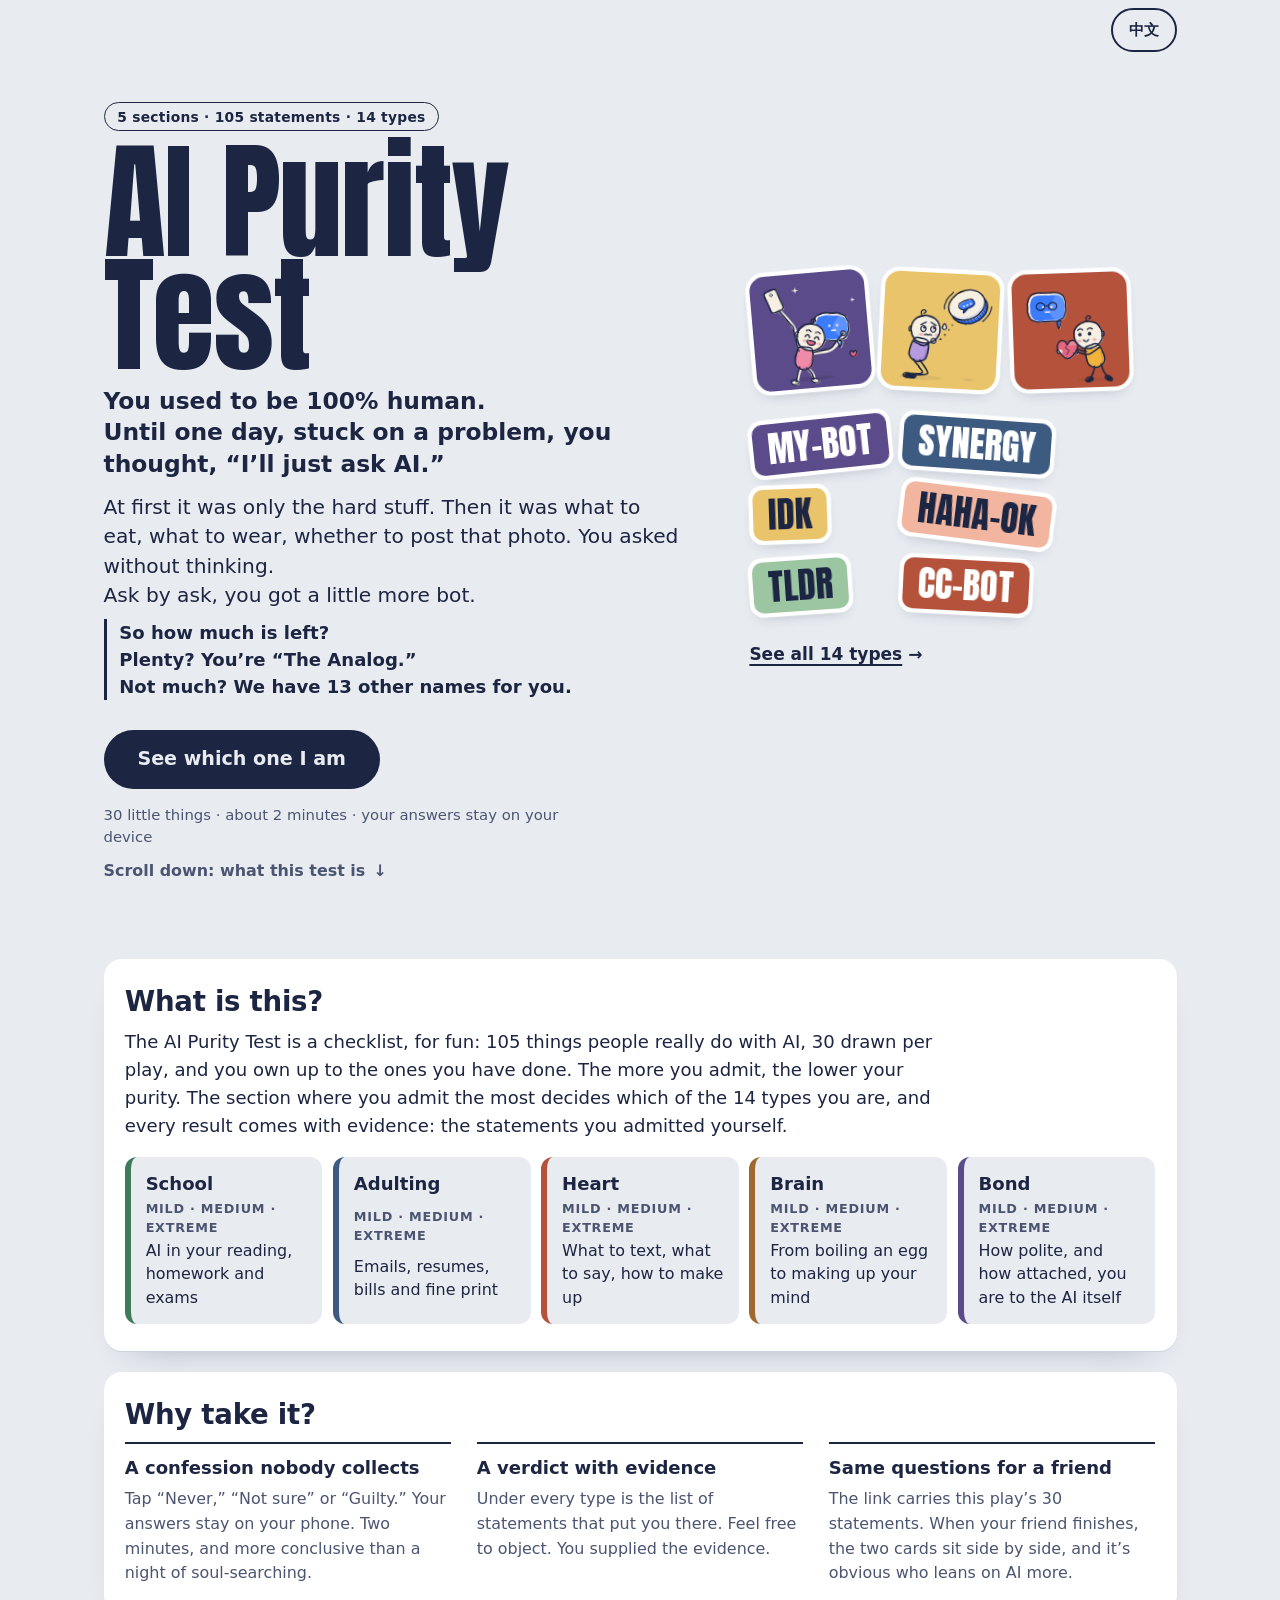
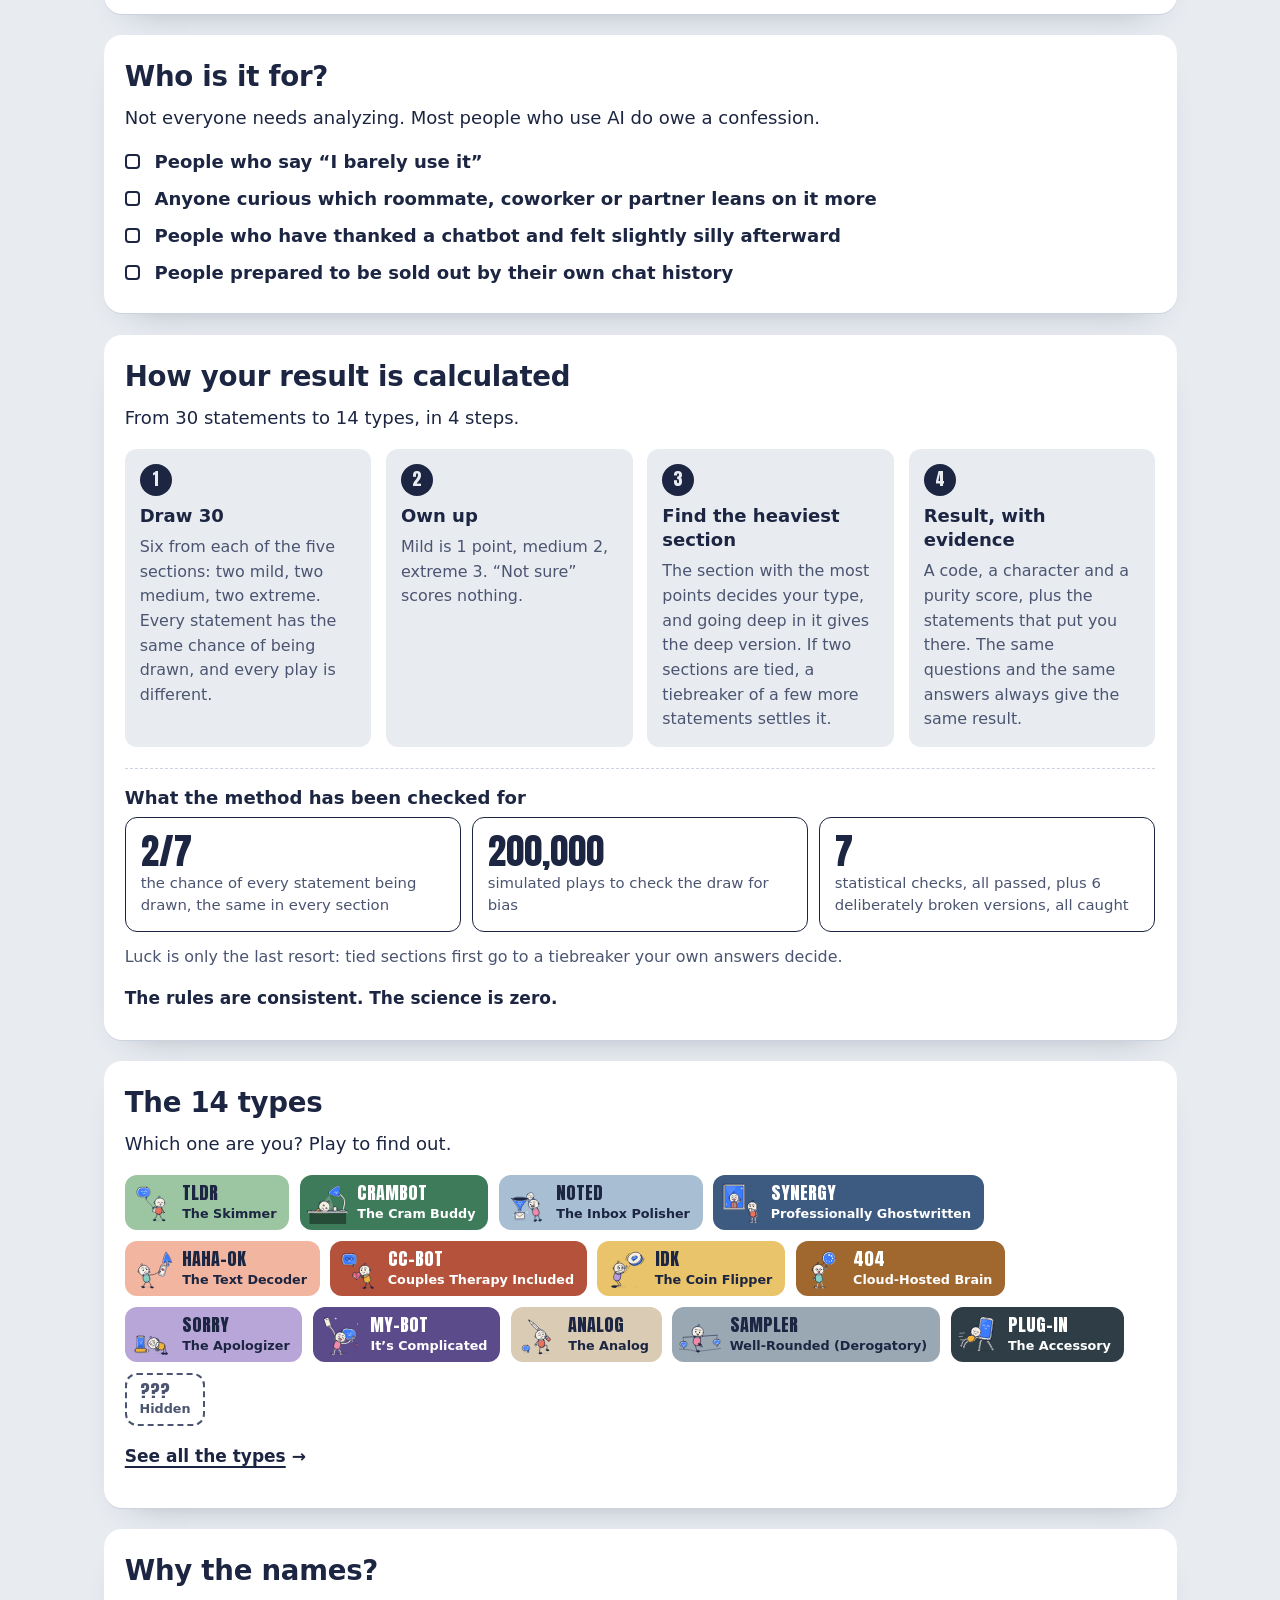
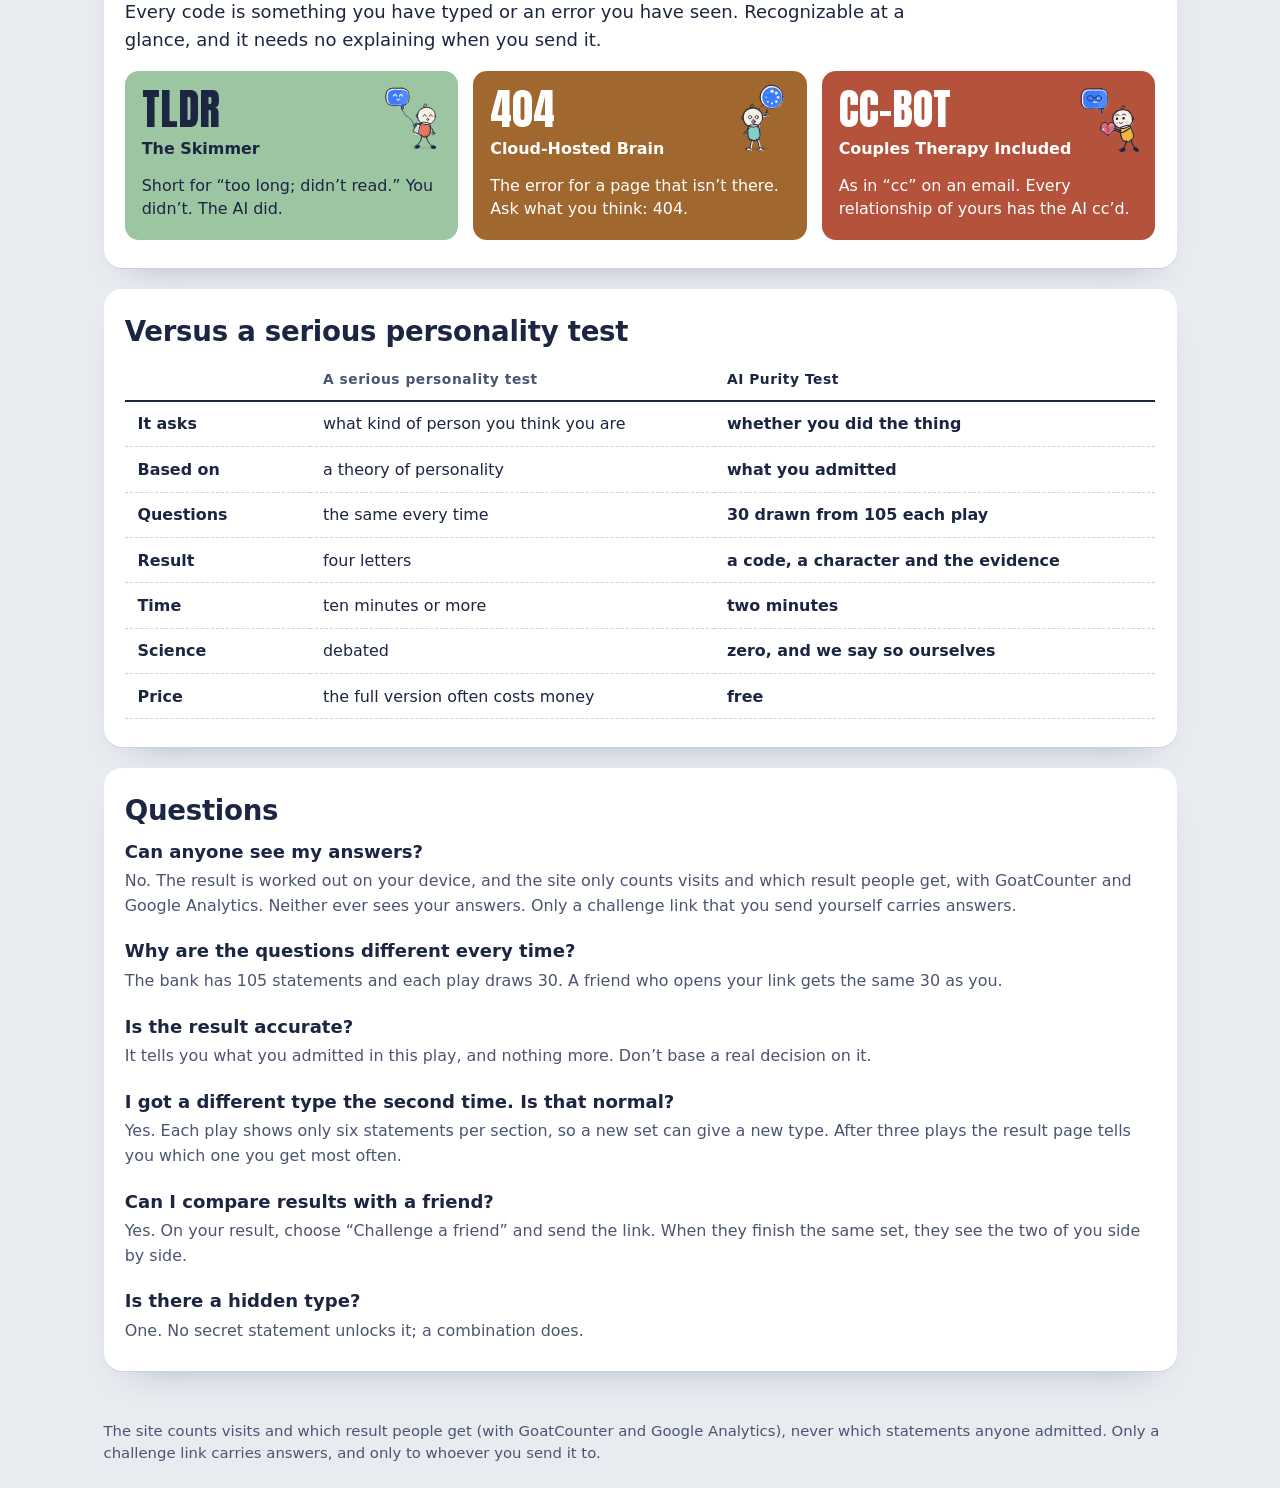
<file: index.html>
<!doctype html>
<html lang="en">
<head>
  <meta charset="utf-8">
  <script>
    // The site moved to guiltyofai.vercel.app. Links to the old address carry
    // on to the new one with their play and answer codes intact.
    if (location.hostname === 'lilwan345.github.io') {
      location.replace('https://guiltyofai.vercel.app/' + location.search + location.hash);
    }
  </script>
  <meta name="viewport" content="width=device-width, initial-scale=1, viewport-fit=cover">
  <meta name="color-scheme" content="light">
  <meta name="theme-color" content="#E8ECF1">
  <title>AI Purity Test</title>
  <meta name="description" content="Thirty statements about what you have done with AI, drawn fresh from a bigger pile every time. Get a purity score and a type. Zero science.">
  <link rel="canonical" href="https://guiltyofai.vercel.app/">
  <!-- Link preview (a pasted link shows a card). One language only in static
       HTML, so English. og.png is made from tools/og.html (README). -->
  <meta property="og:type" content="website">
  <meta property="og:url" content="https://guiltyofai.vercel.app/">
  <meta property="og:title" content="AI Purity Test">
  <meta property="og:description" content="30 things people do with AI. Own up to yours, get a purity score and one of 14 types. Two minutes, zero science.">
  <meta property="og:image" content="https://guiltyofai.vercel.app/og.png">
  <meta property="og:image:width" content="1200">
  <meta property="og:image:height" content="630">
  <meta property="og:image:alt" content="AI Purity Test: other tests ask who you are. This one asks what you did.">
  <meta name="twitter:card" content="summary_large_image">
  <meta name="twitter:title" content="AI Purity Test">
  <meta name="twitter:description" content="30 things people do with AI. Own up to yours, get a purity score and one of 14 types. Two minutes, zero science.">
  <meta name="twitter:image" content="https://guiltyofai.vercel.app/og.png">
  <!-- Empty icon: stops the browser asking the server for a favicon.ico that does not exist -->
  <link rel="icon" href="data:,">
  <!-- ?v= on every local file: GitHub Pages lets browsers cache them for
       10 minutes, so a new version gets a new address. Bump it before each
       push with `node tools/bump-version.js` (all of them change together). -->
  <link rel="stylesheet" href="styles.css?v=20261117a">
</head>
<body>
  <header class="topbar">
    <!-- Product name; filled in by app.js from content.js -->
    <p class="brand" id="brand"></p>
    <button class="lang-toggle" id="langToggle" type="button"></button>
  </header>

  <!-- Every screen (landing, questions, result) is rendered in here by app.js -->
  <main id="app" class="app" tabindex="-1">
    <noscript><p class="load-error">This quiz needs JavaScript. 这个测试需要开启 JavaScript。</p></noscript>
  </main>

  <footer class="site-footer">
    <p id="footerNote"></p>
  </footer>

  <!-- Short confirmations ("Link copied"); role=status makes screen readers announce them -->
  <div class="toast" id="toast" role="status" aria-live="polite"></div>

  <!-- Order matters: content first, then the scoring rules, then the extras
       (comparison, remarks, collection; they use the scoring functions),
       then the characters (optional: without art.js the types just show no
       picture), then the UI. -->
  <script src="content.js?v=20261117a"></script>
  <script src="scoring.js?v=20261117a"></script>
  <script src="extras.js?v=20261117a"></script>
  <script src="art.js?v=20261117a"></script>
  <script src="app.js?v=20261117a"></script>
</body>
</html>
</file>
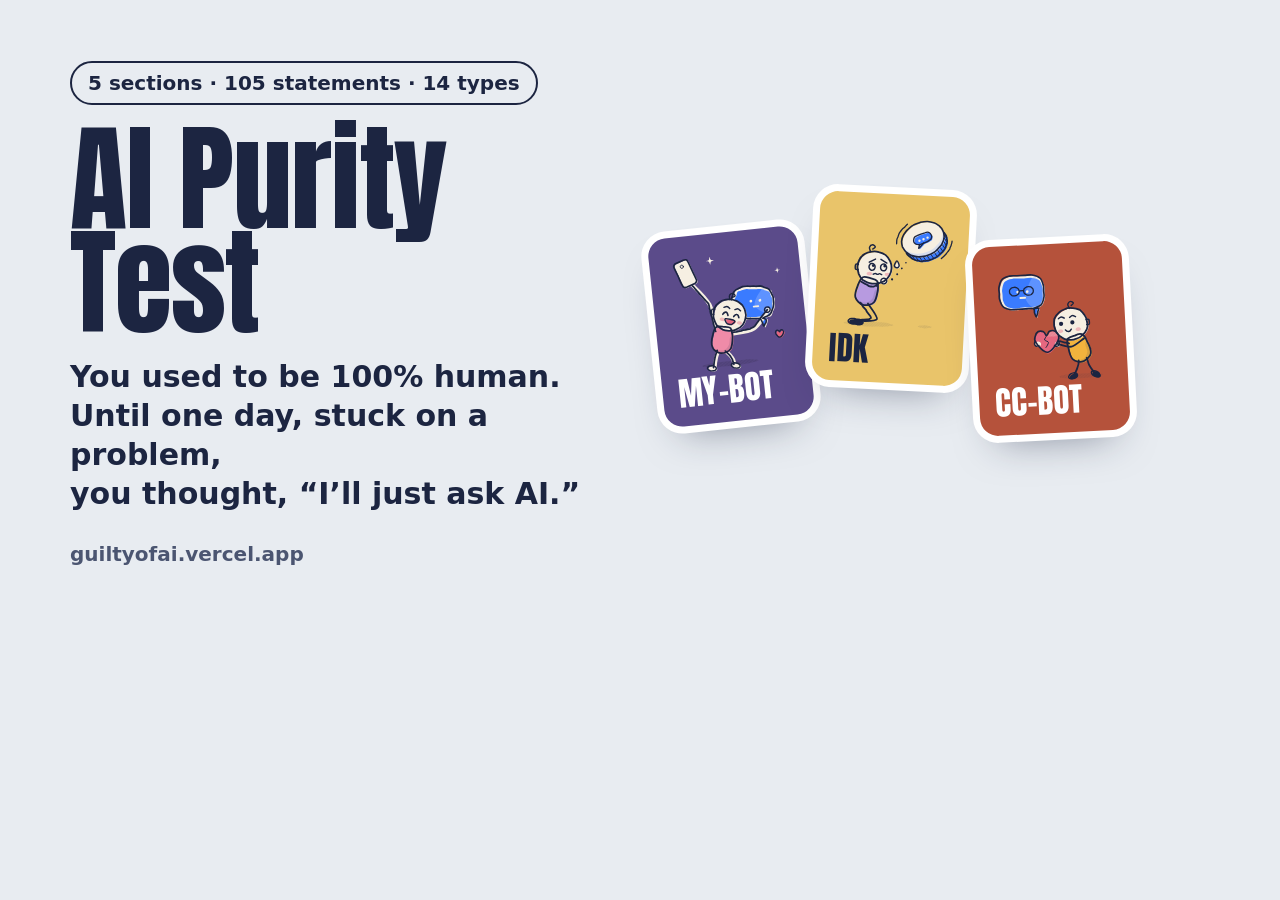
<file: tools/og.html>
<!doctype html>
<!--
  The link-preview picture (og.png, 1200 x 630), drawn in the page's own look.
  Make it again after changing the title, the lead line or the characters:

    "/Applications/Google Chrome.app/Contents/MacOS/Google Chrome" --headless \
      --hide-scrollbars --window-size=1200,630 --screenshot=og.png tools/og.html

  (run from the repo root; any Chrome or Chromium works). It reads the words,
  colours and characters from content.js and art.js, so it never drifts.
-->
<html lang="en">
<head>
<meta charset="utf-8">
<title>og.png</title>
<link rel="stylesheet" href="../styles.css">
<style>
  html, body { margin: 0; width: 1200px; height: 630px; overflow: hidden; }
  body { display: block; min-height: 0; background: var(--paper); color: var(--ink); font-family: var(--font-body); }
  .og { position: relative; box-sizing: border-box; width: 1200px; height: 630px; padding: 56px 70px; display: grid; grid-template-columns: 1fr 480px; gap: 24px; align-items: center; }
  .badge { display: inline-block; margin: 0 0 22px; padding: 5px 16px; border: 2px solid var(--ink); border-radius: 999px; font-size: 20px; font-weight: 700; }
  h1 { margin: 0 0 22px; font-family: var(--font-display); font-weight: 800; font-size: 118px; line-height: .88; letter-spacing: -0.01em; }
  .lead { margin: 0; max-width: 600px; font-size: 30px; font-weight: 700; line-height: 1.3; }
  .url { margin: 26px 0 0; font-size: 20px; font-weight: 600; color: var(--ink-soft); }
  .tiles { position: relative; height: 270px; }
  .tile { position: absolute; width: 150px; border-radius: 18px; padding: 10px 10px 16px; background: var(--bg); color: var(--fg);
    box-shadow: 0 0 0 7px var(--sheet), 0 22px 40px -18px rgba(28, 37, 65, .5); transform: rotate(var(--tilt)); }
  .tile img { display: block; width: 130px; height: 130px; }
  .tile b { display: block; padding: 0 6px; font-family: var(--font-display); font-weight: 800; font-size: 33px; line-height: 1; white-space: nowrap; }
</style>
</head>
<body>
<div class="og">
  <div>
    <p class="badge" id="badge"></p>
    <h1 id="title"></h1>
    <p class="lead" id="lead"></p>
    <p class="url">guiltyofai.vercel.app</p>
  </div>
  <div class="tiles" id="tiles"></div>
</div>
<script src="../content.js"></script>
<script src="../art.js"></script>
<script>
  var C = globalThis.APT_CONTENT;
  document.getElementById('badge').textContent = C.landing.badge.en;
  document.getElementById('title').textContent = C.ui.appName.en;
  // One sentence per line; a long one also breaks before "you thought".
  C.landing.lead.en.split(/\n|(?<=\.) |(?<=,) (?=you )/).forEach(function (part, i) {
    if (i) document.getElementById('lead').appendChild(document.createElement('br'));
    document.getElementById('lead').appendChild(document.createTextNode(part));
  });
  // Dark or white text, whichever reads better (the same rule as app.js).
  function lum(hex) {
    return [1, 3, 5].map(function (i) { var c = parseInt(hex.slice(i, i + 2), 16) / 255; return c <= 0.03928 ? c / 12.92 : Math.pow((c + 0.055) / 1.055, 2.4); })
      .reduce(function (s, c, i) { return s + c * [0.2126, 0.7152, 0.0722][i]; }, 0);
  }
  function fg(bg) { var l = lum(bg); return (Math.max(l, lum('#1C2541')) + 0.05) / (Math.min(l, lum('#1C2541')) + 0.05) >= (1.05) / (l + 0.05) ? '#1C2541' : '#FFFFFF'; }
  var spots = [['bond_deep', 6, 52, -6], ['brain_lite', 166, 14, 3], ['heart_deep', 326, 64, -3]];
  spots.forEach(function (s) {
    var t = C.types.filter(function (x) { return x.id === s[0]; })[0];
    var div = document.createElement('div');
    div.className = 'tile';
    div.style.cssText = 'left:' + s[1] + 'px;top:' + s[2] + 'px;--tilt:' + s[3] + 'deg;--bg:' + t.color + ';--fg:' + fg(t.color);
    var img = document.createElement('img');
    img.alt = '';
    img.src = 'data:image/svg+xml;charset=utf-8,' + encodeURIComponent(globalThis.APT_ART[s[0]]);
    var code = document.createElement('b');
    code.textContent = t.code;
    div.appendChild(img);
    div.appendChild(code);
    document.getElementById('tiles').appendChild(div);
  });
</script>
</body>
</html>
</file>
<file: styles.css>
/* =========================================================================
   AI Purity Test — styles
   Look: a filled-in form on pale photocopy paper, plus coloured stickers.
   The page itself stays quiet (ink + paper). Colour arrives only through the
   type stickers, so the result card is the loudest thing on screen.
   ========================================================================= */

/* Display font fallback. Anton (SIL Open Font License 1.1, see
   fonts/Anton-OFL.txt), cut down to plain ASCII and embedded here so it costs
   no network request. It only shows where Avenir Next Condensed is missing
   (Android, Windows), so the codes and scores keep a condensed poster look on
   every phone, in the PNG too. unicode-range keeps Chinese on the system font. */
@font-face {
  font-family: "APT Display";
  src: url("[data-uri]") format("woff2");
  font-weight: 100 900;
  font-style: normal;
  font-display: swap;
  unicode-range: U+0020-007E, U+2019, U+2026;
}

:root {
  /* Palette */
  --paper: #E8ECF1;      /* the one calm background tone */
  --sheet: #FFFFFF;      /* the statement card, answer buttons and sticker borders */
  --ink: #1C2541;        /* ballpoint-pen navy, used for all text */
  --ink-soft: #4B5571;   /* secondary text; 6.3:1 on --paper */
  --rule: #CBD3DE;       /* dividers and empty progress segments */

  /* Type. Avenir Next Condensed ships with macOS/iOS; everywhere else the
     embedded "APT Display" takes over for Latin letters and digits. CJK
     fallbacks are listed explicitly so Chinese never lands on a random font. */
  --font-display: "Avenir Next Condensed", "APT Display", "Arial Narrow", "Helvetica Neue",
    "PingFang SC", "Hiragino Sans GB", "Microsoft YaHei", "Noto Sans CJK SC", "Noto Sans SC", system-ui, sans-serif;
  --font-body: system-ui, -apple-system, "Segoe UI", Roboto, "Helvetica Neue", Arial,
    "PingFang SC", "Hiragino Sans GB", "Microsoft YaHei", "Noto Sans CJK SC", "Noto Sans SC", sans-serif;

  /* A springy ease: overshoots a little, then settles */
  --spring: cubic-bezier(.34, 1.56, .64, 1);
  --radius: 14px;
  --gutter: 16px;
}

*, *::before, *::after { box-sizing: border-box; }

html { -webkit-text-size-adjust: 100%; }

body {
  margin: 0;
  min-height: 100vh;
  min-height: 100svh;
  display: flex;
  flex-direction: column;
  background: var(--paper);
  color: var(--ink);
  font-family: var(--font-body);
  font-size: 17px;
  line-height: 1.5;
  -webkit-font-smoothing: antialiased;
}

/* Chinese reads better a touch looser */
html[lang^="zh"] body { line-height: 1.65; }

button { font: inherit; color: inherit; }

/* One focus style everywhere: a thick ink ring with a gap */
:focus-visible {
  outline: 3px solid var(--ink);
  outline-offset: 3px;
}
:focus:not(:focus-visible) { outline: none; }

.visually-hidden {
  position: absolute !important;
  width: 1px; height: 1px;
  margin: -1px; padding: 0;
  overflow: hidden;
  clip: rect(0 0 0 0);
  white-space: nowrap;
  border: 0;
}

/* ---------- Top bar ---------- */
.topbar {
  width: 100%;
  max-width: 1040px;
  margin: 0 auto;
  padding: 8px var(--gutter);
  padding-top: max(8px, env(safe-area-inset-top));
  display: flex;
  align-items: center;
  justify-content: space-between;
  gap: 12px;
}

.brand {
  margin: 0;
  font-weight: 700;
  font-size: 15px;
}
/* The product name is a link back to the landing page (app.js, goHome).
   It looks like the plain name it always was; the underline shows on hover
   and the focus ring for the keyboard. 44px tall for a thumb. */
.brand-link {
  display: inline-flex;
  align-items: center;
  min-height: 44px;
  color: inherit;
  text-decoration: none;
  text-underline-offset: 4px;
  text-decoration-thickness: 2px;
}
.brand-link:hover { text-decoration: underline; }

.on-landing .brand { visibility: hidden; }

.lang-toggle {
  min-height: 44px;
  min-width: 44px;
  padding: 0 16px;
  border: 2px solid var(--ink);
  border-radius: 999px;
  background: transparent;
  font-weight: 700;
  font-size: 15px;
  cursor: pointer;
}
.lang-toggle:hover { background: var(--sheet); }

/* ---------- Main area ---------- */
.app {
  flex: 1;
  width: 100%;
  max-width: 600px;
  margin: 0 auto;
  padding: 8px var(--gutter) 32px;
}
.app:focus { outline: none; }
.app.is-wide { max-width: 1040px; }

.screen { animation: screen-in 180ms ease-out both; }
@keyframes screen-in { from { opacity: 0; } to { opacity: 1; } }

.site-footer {
  width: 100%;
  max-width: 600px;
  margin: 0 auto;
  padding: 8px var(--gutter) max(24px, env(safe-area-inset-bottom));
  color: var(--ink-soft);
  font-size: 14px;
}
.site-footer p { margin: 0; text-wrap: pretty; }
/* Chinese footer: app.js adds break points after "，" and "。", and keep-all
   stops the browser from splitting a word such as 这台设备 */
html[lang^="zh"] .site-footer p { word-break: keep-all; overflow-wrap: anywhere; }
/* Landing and result use the wide layout; keep the footer lined up with them */
.layout-wide .site-footer { max-width: 1040px; }

.load-error {
  margin: 48px 0;
  padding: 20px;
  background: var(--sheet);
  border-radius: var(--radius);
  font-weight: 600;
}

/* ---------- Buttons ---------- */
.btn {
  display: inline-flex;
  align-items: center;
  justify-content: center;
  gap: 8px;
  min-height: 48px;
  padding: 0 22px;
  border: 2px solid var(--ink);
  border-radius: 999px;
  background: transparent;
  font-weight: 700;
  font-size: 16px;
  cursor: pointer;
  text-decoration: none;
  transition: transform 160ms var(--spring);
}
.btn:active { transform: scale(.96); }
.btn-primary { background: var(--ink); color: var(--paper); }
.btn-primary:hover { background: #2B3760; border-color: #2B3760; }
.btn-ghost:hover { background: var(--sheet); }
.btn-big { min-height: 56px; padding: 0 30px; font-size: 18px; }
.btn-icon { width: 48px; padding: 0 !important; }

.btn-text {
  min-height: 44px;
  padding: 0;
  border: 0;
  background: none;
  font-weight: 700;
  text-decoration: underline;
  text-underline-offset: 4px;
  text-decoration-thickness: 2px;
  cursor: pointer;
}

/* ---------- Landing ---------- */
.landing { padding-top: 12px; }

.from-friend {
  display: flex;
  align-items: center;
  gap: 12px;
  margin: 0 0 28px;
  padding: 12px 14px;
  background: var(--sheet);
  border-radius: var(--radius);
  font-weight: 600;
}
.from-friend-copy { margin: 0; }
/* The type name never breaks in the middle ("赛 / 博正宫") */
.from-friend-text { text-wrap: pretty; }
html[lang^="zh"] .from-friend-text { word-break: keep-all; overflow-wrap: anywhere; }
/* "Same thirty statements as whoever sent this link": a quiet second line in
   the friend banner, or on its own above the title when the link had a seed
   but no type. */
.seed-note {
  display: block;
  margin-top: 3px;
  font-size: 14px;
  font-weight: 500;
  line-height: 1.4;
  color: var(--ink-soft);
  text-wrap: pretty;
}
.seed-note-alone { margin: 0 0 20px; }
.seed-note-alone .seed-note { margin-top: 0; }
.nowrap { white-space: nowrap; }

.landing-title {
  margin: 0 0 20px;
  font-family: var(--font-display);
  font-weight: 800;
  font-size: clamp(64px, 21vw, 120px);
  line-height: .88;
  letter-spacing: -0.01em;
}
/* Chinese headings use the body stack: its Latin and CJK faces are drawn as a
   pair (SF + PingFang), so "AI" and "纯度测试" match in weight. */
html[lang^="zh"] .landing-title { font-family: var(--font-body); font-size: clamp(54px, 16vw, 100px); line-height: 1.08; letter-spacing: -0.02em; }

.lede {
  margin: 0 0 8px;
  max-width: 34em;
  font-size: 19px;
  line-height: 1.45;
}
.meta { margin: 0 0 10px; max-width: 34em; color: var(--ink-soft); }
/* Landing: the small print sits under the start button. */
.landing-meta { margin: 14px 0 0; font-size: 14px; }
/* The landing story in Chinese breaks only where linesOf/statementPieces
   allow it (after punctuation), never inside a word ("怎 / 么回"). */
html[lang^="zh"] .landing .lede,
html[lang^="zh"] .landing-punch { word-break: keep-all; overflow-wrap: anywhere; }
/* "Close enough counts": the one house rule, set off by a short ink tick on
   the left so it reads as a rule, not more small print. */
.close-enough {
  margin: 0 0 28px;
  padding-left: 12px;
  border-left: 3px solid var(--ink);
  font-weight: 650;
}
/* A play under way: continue (primary) and start over, stacked full width
   on a phone, side by side from 520px. */
.landing-buttons { display: grid; gap: 10px; }
@media (min-width: 520px) {
  .landing-buttons { display: flex; flex-wrap: wrap; gap: 12px; }
}
.restart-note { margin: 10px 0 0; max-width: 34em; font-size: 14px; line-height: 1.45; color: var(--ink-soft); text-wrap: pretty; }

/* Sticker sheet teaser: a few type codes slapped on at angles */
.sticker-sheet { margin: 44px 0 0; }
.sticker-sheet ul {
  list-style: none;
  margin: 0;
  padding: 0 4px;
  display: flex;
  flex-wrap: wrap;
  gap: 10px 8px;
}
.sticker-sheet figcaption { margin-top: 18px; color: var(--ink-soft); font-size: 15px; }
/* On a narrow phone the stickers shrink a little, so the six still make two
   rows of three instead of three ragged rows */
@media (max-width: 380px) {
  .sticker-sheet .sticker { font-size: 21px; padding: 5px 11px 4px; }
}

/* A sticker: coloured label with a white die-cut edge */
.sticker {
  display: inline-block;
  padding: 6px 14px 5px;
  border-radius: 10px;
  background: var(--sticker-bg);
  color: var(--sticker-fg);
  box-shadow: 0 0 0 4px var(--sheet), 0 6px 14px -6px rgba(28, 37, 65, .45);
  font-family: var(--font-display);
  font-weight: 800;
  font-size: 26px;
  line-height: 1.1;
  white-space: nowrap;
  transform: rotate(var(--tilt, 0deg));
}
.sticker-sheet .sticker { animation: sticker-in 420ms var(--spring) both; animation-delay: var(--delay, 0ms); }
@keyframes sticker-in {
  from { opacity: 0; transform: rotate(calc(var(--tilt, 0deg) * 3)) scale(.7); }
  to   { opacity: 1; transform: rotate(var(--tilt, 0deg)) scale(1); }
}
/* Character stickers: the drawing on its own colour, same white edge */
.sticker-sheet .sticker-faces { margin-bottom: 14px; gap: 12px 14px; }
.sticker-sheet .sticker.sticker-art { padding: 2px; border-radius: 14px; line-height: 0; }
.sticker-art-img { display: block; width: 84px; height: 84px; pointer-events: none; }
.sticker-small { font-size: 18px; padding: 4px 10px 3px; box-shadow: 0 0 0 3px var(--paper); }

@media (min-width: 900px) {
  /* On a laptop the landing sits in the middle of the window, not the top half */
  .landing {
    display: grid;
    grid-template-columns: 1.15fr .85fr;
    gap: 64px;
    align-items: center;
    align-content: center;
    min-height: calc(100vh - 180px);
    padding: 0 0 24px;
  }
  .sticker-sheet { margin: 0; }
  .sticker-sheet ul { display: grid; grid-template-columns: repeat(2, max-content); gap: 18px 14px; }
  .sticker-sheet .sticker { font-size: 34px; }
  .sticker-sheet .sticker-faces { grid-template-columns: repeat(3, max-content); margin-bottom: 22px; }
  .sticker-art-img { width: 104px; height: 104px; }
}

/* ---------- Question screens (one statement at a time) ---------- */

/* On a phone the question screen fills the window under the top bar, so the
   answer buttons sit at the bottom, where the thumb is. (The top bar is
   44px button + 8px below + 8px or the notch above; .app adds 8px.) The
   footer is hidden here (the landing and result screens show it), so the
   screen is exactly one window tall and cannot be dragged up and down. */
.on-question .app { padding-bottom: 0; }
.on-question .site-footer { display: none; }
/* The card slides sideways between statements; this stops that from ever
   making the page scroll horizontally. */
body.on-question { overflow-x: hidden; }

.quiz {
  display: flex;
  flex-direction: column;
  min-height: calc(100vh - 68px);
  min-height: calc(100svh - 60px - max(8px, env(safe-area-inset-top)));
}

/* Header row: back, progress bar with "12 / 50", running purity */
.q-head {
  display: flex;
  align-items: center;
  gap: 12px;
}
/* Back is a quiet chevron: still a 48px target, but no outline competing
   with the language button. The negative margin lines the chevron up with
   the page edge. */
.q-back {
  flex: none;
  gap: 6px;
  min-height: 44px;
  margin-left: -10px;
  padding: 0 10px;
  border-color: transparent;
  font-size: 15px;
  font-weight: 700;
  white-space: nowrap;
}
.q-back:hover { background: var(--sheet); }
/* Not there on the first statement, but it keeps its place */
.q-back[hidden] { display: inline-flex; visibility: hidden; }
.q-back-arrow { font-size: 17px; line-height: 1; }
.q-progress {
  flex: 1;
  min-width: 0;
  display: flex;
  align-items: center;
  gap: 10px;
}
.q-bar {
  flex: 1;
  height: 4px;
  border-radius: 2px;
  background: var(--rule);
  overflow: hidden;
}
.q-bar span {
  display: block;
  width: 100%;
  height: 100%;
  transform-origin: left center;
  background: var(--ink);
}
/* app.js sets scaleX(done / total) and passes the previous one in --from, so
   the bar eases (forward or back) from where it was instead of jumping. */
.q-bar span.is-moving { animation: bar-move 300ms cubic-bezier(.22, 1, .36, 1) both; }
@keyframes bar-move { from { transform: scaleX(var(--from)); } }
.q-count {
  flex: none;
  font-size: 13px;
  font-weight: 700;
  color: var(--ink-soft);
  font-variant-numeric: tabular-nums;
}
/* The purity is there for the curious, not the star: small and grey-ish */
.q-purity {
  flex: none;
  margin: 0;
  padding-left: 12px;
  border-left: 1px solid var(--rule);
  display: flex;
  align-items: baseline;
  gap: 5px;
  line-height: 1;
}
.q-purity-label { font-size: 13px; font-weight: 700; color: var(--ink-soft); }
.q-purity-num {
  display: inline-block;
  min-width: 2ch;          /* 100 -> 98 does not shift the row */
  text-align: right;
  font-family: var(--font-display);
  font-weight: 800;
  font-size: 20px;
  font-variant-numeric: tabular-nums;
}
/* The number rolls to a new value (app.js, rollNumber: Web Animations) */

/* The statement on its white "form" card: the hero of the screen */
/* The card sits a little above the middle of the free space: centred, but
   with extra room underneath, so it reads as "up where the eyes are" while
   the buttons stay down where the thumb is. */
.q-stage {
  position: relative;
  flex: 1;
  display: flex;
  flex-direction: column;
  justify-content: center;
  padding: 16px 0 clamp(20px, 10svh, 96px);
}
.q-card {
  /* About four lines of English, so the card keeps one size whether the
     statement is short or long. */
  position: relative;
  z-index: 1;
  min-height: 236px;
  padding: 22px 22px 28px;
  background: var(--sheet);
  border-radius: 20px;
  box-shadow: 0 1px 0 var(--rule), 0 18px 36px -26px rgba(28, 37, 65, .4);
}
.q-dim {
  display: flex;
  justify-content: space-between;
  align-items: baseline;
  gap: 12px;
  margin: 0 0 14px;
  font-size: 13px;
  font-weight: 700;
  letter-spacing: .08em;
  text-transform: uppercase;
  color: var(--ink-soft);
}
/* "Close enough counts", on the first three statements only: it shares the
   section label's line (right end), so it adds no height and nothing moves
   when it stops showing. Lighter and not shouted in capitals. */
.q-hint {
  font-weight: 500;
  letter-spacing: 0;
  text-transform: none;
  font-style: italic;
  white-space: nowrap;
  opacity: .85;
}
html[lang^="zh"] .q-hint { font-style: normal; }
.q-text {
  margin: 0;
  font-size: clamp(26px, 7.2vw, 32px);
  font-weight: 700;
  line-height: 1.22;
  letter-spacing: -0.012em;
  text-wrap: balance;
}
/* Chinese: by default a browser may break between any two characters, which
   splits words on a big hero line ("认 / 真的"). keep-all turns that off;
   app.js then adds <wbr> break points after "，" and a few phrase-ending
   words, so lines break there ("跟 AI 说了晚安，/ 而且是认真的"). With only
   good break points left, "balance" can even out the lines safely.
   overflow-wrap: anywhere is the safety net when no break point fits. */
html[lang^="zh"] .q-text {
  font-size: clamp(24px, 6.7vw, 30px);
  line-height: 1.45;
  letter-spacing: .01em;
  word-break: keep-all;
  overflow-wrap: anywhere;
}
/* Headings marked data-focus (the landing title, each statement, the type
   name on the result card) receive focus only so keyboard and screen-reader
   users land in the right place. They are not controls, so no focus ring:
   it would otherwise box the title or sit on the card people screenshot. */
[data-focus]:focus { outline: none; }

/* Moving between statements (app.js, MOTION and stepTo). Only transform and
   opacity move.
   - The answered card stays as a ghost on top of the new one, exactly where
     it was, and is flicked away the way of the answer: Guilty to the right,
     Never to the left (with a slight turn), Not sure a little downward. It
     moves at once and slows as it goes (the iOS-like curve below), and stays
     opaque until it has mostly cleared the new card, so the two statements'
     text never shows through each other; it fades only at the end. 260 ms
     (Not sure: 160 ms, a short sink and fade, so the two statements barely
     cross-fade).
   - The new card rises from behind it: slightly smaller and lower, fading in,
     300 ms. The two overlap, so no frame is ever empty, and the new card has
     its final size from the first frame (nothing jumps if the line count
     differs).
   - Back: the previous card returns, opaque, from the side it left, over the
     current one, which sinks behind it and fades at the end.
   Entrances use fill mode "backwards": once done, nothing holds a transform
   on the card. */
.q-ghost {
  position: absolute;
  z-index: 2;
  margin: 0;
  pointer-events: none;
}
.q-ghost.recede { z-index: 0; }
.q-ghost.leave-yes, .q-card.q-leaving.leave-yes { animation: card-leave-yes 260ms cubic-bezier(.32, .72, 0, 1) forwards; }
.q-ghost.leave-no, .q-card.q-leaving.leave-no { animation: card-leave-no 260ms cubic-bezier(.32, .72, 0, 1) forwards; }
.q-ghost.leave-unsure, .q-card.q-leaving.leave-unsure { animation: card-leave-unsure 160ms cubic-bezier(.32, .72, 0, 1) forwards; }
.q-ghost.recede { animation: card-recede 260ms cubic-bezier(.32, .72, 0, 1) forwards; }
@keyframes card-leave-yes {
  70% { opacity: 1; }
  to { opacity: 0; transform: translateX(105%) rotate(4deg); }
}
@keyframes card-leave-no {
  70% { opacity: 1; }
  to { opacity: 0; transform: translateX(-105%) rotate(-4deg); }
}
@keyframes card-leave-unsure { to { opacity: 0; transform: translateY(10%) scale(.95); } }
@keyframes card-recede {
  70% { opacity: 1; }
  to { opacity: 0; transform: translateY(16px) scale(.95); }
}

.q-card.enter-rise { animation: card-rise 300ms cubic-bezier(.22, 1, .36, 1) backwards; }
.q-card.enter-return-yes { animation: card-return-yes 300ms cubic-bezier(.32, .72, 0, 1) backwards; }
.q-card.enter-return-no { animation: card-return-no 300ms cubic-bezier(.32, .72, 0, 1) backwards; }
.q-card.enter-return-unsure { animation: card-return-unsure 300ms cubic-bezier(.22, 1, .36, 1) backwards; }
@keyframes card-rise { from { opacity: 0; transform: translateY(16px) scale(.95); } }
@keyframes card-return-yes { from { transform: translateX(105%) rotate(4deg); } }
@keyframes card-return-no { from { transform: translateX(-105%) rotate(-4deg); } }
@keyframes card-return-unsure { from { opacity: 0; transform: translateY(10%) scale(.95); } }

/* The button that was used, on the next statement's row: a short press that
   lets go (a fading ink layer and a small scale), so the choice registers
   without holding anything up. */
.btn-answer.is-flash { animation: btn-release 220ms cubic-bezier(.22, 1, .36, 1); }
.btn-answer.is-flash::after {
  content: '';
  position: absolute;
  inset: -2px;
  border-radius: inherit;
  background: var(--ink);
  pointer-events: none;
  animation: btn-flash 220ms ease-out forwards;
}
.btn-unsure.is-flash::after { background: var(--ink-soft); }
@keyframes btn-release { from { transform: scale(.96); } }
@keyframes btn-flash { from { opacity: .9; } to { opacity: 0; } }

/* Answer buttons, pinned to the bottom so a long statement on a small phone
   can never push them off screen. */
.q-bottom {
  position: sticky;
  bottom: 0;
  padding: 8px 0 max(20px, env(safe-area-inset-bottom));
  background: var(--paper);
}
/* Three answers in one row: Never | Not sure | Guilty. The two real answers
   share the free width equally; "Not sure" in the middle only takes what its
   label needs. minmax(0, 1fr) lets the side buttons shrink below their
   content's width instead of pushing the row wider than the phone. None of
   the widths depend on the statement or on which answer is pressed, so the
   row never moves between statements. */
.q-answers {
  display: grid;
  grid-template-columns: minmax(0, 1fr) auto minmax(0, 1fr);
  align-items: center;
  gap: 8px;
}
.btn-answer {
  position: relative;
  display: flex;
  align-items: center;
  justify-content: center;
  min-width: 0;
  min-height: 64px;
  padding: 0 12px;
  border: 2px solid var(--ink);
  border-radius: 999px;
  background: var(--sheet);
  font-size: 19px;
  font-weight: 700;
  line-height: 1.2;
  cursor: pointer;
  touch-action: manipulation;           /* no double-tap zoom delay */
  -webkit-tap-highlight-color: transparent;
  transition: transform 160ms var(--spring), background-color 120ms, color 120ms;
}
.btn-answer:hover { background: #F3F5F9; }
.btn-answer:active { transform: scale(.96); }
/* The picked answer: filled AND ticked, so it never relies on colour alone */
.btn-answer[aria-pressed="true"] { background: var(--ink); color: var(--paper); }
/* The tick hangs off the left of the label (the label stays centred and
   nothing shifts when it appears). The narrow phone buttons leave just
   enough room for it at 18px; from 420px it grows to 22px. */
.answer-label { position: relative; white-space: nowrap; }
.answer-tick {
  position: absolute;
  right: 100%;
  top: 50%;
  width: 18px;
  height: 18px;
  margin: -9px 5px 0 0;
  display: none;
}
.btn-answer[aria-pressed="true"] .answer-tick { display: block; }
.answer-tick svg { display: block; width: 100%; height: 100%; }
.answer-tick path {
  fill: none;
  stroke: currentColor;
  stroke-width: 3;
  stroke-linecap: round;
  stroke-linejoin: round;
  stroke-dasharray: 24;
}
/* "Not sure": smaller, lighter and thinly outlined, so the
   two real answers stay the obvious choices. Still a 48px tap target.
   Picked, it fills in soft ink: a solid pill where there was a hairline, so
   it does not depend on colour, and there is no tick (it would not fit the
   small pill without changing its width). */
.btn-unsure {
  min-height: 48px;
  padding: 0 12px;
  /* Soft ink at 40%: visible enough to read as a button on the pale paper,
     much lighter than the 2px ink outline of the real answers. */
  border: 1.5px solid rgba(75, 85, 113, .4);
  background: transparent;
  color: var(--ink-soft);
  font-size: 15px;
  font-weight: 650;
}
.btn-unsure:hover { background: var(--sheet); }
.btn-unsure[aria-pressed="true"] { background: var(--ink-soft); border-color: var(--ink-soft); color: var(--sheet); }
.btn-unsure .answer-tick { display: none !important; }
/* The global 3px focus ring would outweigh the hairline pill; 2px keeps it
   clearly visible but no louder than the real answers' outline. */
.btn-unsure:focus-visible { outline-width: 2px; }

@media (min-width: 420px) {
  .q-answers { gap: 10px; }
  .answer-tick { width: 22px; height: 22px; margin: -11px 6px 0 0; }
  .btn-unsure { padding: 0 16px; }
}

/* The moment of answering: the button pops and the tick draws itself */
.btn-answer.is-confirming { animation: pop 320ms var(--spring); }
.btn-answer.is-confirming .answer-tick path { animation: tick-draw 220ms ease-out both; }
@keyframes pop { 40% { transform: scale(1.05); } }
@keyframes tick-draw { from { stroke-dashoffset: 24; } to { stroke-dashoffset: 0; } }

/* Keyboard hints only where there is probably a keyboard (and, for the key
   badges inside the buttons, room for them) */
.answer-key, .q-keys { display: none; }
@media (hover: hover) and (pointer: fine) and (min-width: 520px) {
  .btn-answer { padding: 0 40px; }   /* room for the key badge on the right */
  .btn-unsure { padding: 0 16px; }
  .answer-key {
    position: absolute;
    right: 16px;
    top: 50%;
    transform: translateY(-50%);
    display: grid;
    place-items: center;
    min-width: 22px;
    height: 22px;
    padding: 0 4px;
    border: 1.5px solid currentColor;
    border-radius: 6px;
    font: 700 12px/1 var(--font-body);
    opacity: .55;
  }
  /* In the small middle button the badge simply follows the label */
  .btn-unsure .answer-key { position: static; transform: none; margin-left: 8px; min-width: 20px; height: 20px; font-size: 11px; }
}
@media (hover: hover) and (pointer: fine) {
  .q-keys {
    display: block;
    margin: 12px 0 0;
    text-align: center;
    font-size: 13px;
    color: var(--ink-soft);
  }
}

/* Laptops: no thumb to reach for, so the screen sits as one calm block
   near the top instead of stretching to the bottom of a tall window. */
@media (min-width: 700px) {
  .quiz { min-height: 0; padding-top: 3vh; }
  .q-stage { flex: none; padding: 28px 0 28px; }
  /* Tall enough for a 3-line statement, so the buttons below never move:
     padding (32 + 40) + label (13px x line-height, + 14px margin) + 3 lines.
     Chinese has a taller line, hence its own value. */
  .q-card { min-height: calc(72px + 13px * 1.5 + 14px + 3 * 36px * 1.22); padding: 32px 36px 40px; }
  html[lang^="zh"] .q-card { min-height: calc(72px + 13px * 1.65 + 14px + 3 * 33px * 1.45); }
  .q-text { font-size: 36px; }
  html[lang^="zh"] .q-text { font-size: 33px; }
  .q-bottom { position: static; padding-bottom: 24px; }
  .q-answers { gap: 16px; }
}

/* ---------- Result ---------- */
.result { padding-top: 4px; }

.preview-badge {
  display: inline-block;
  margin: 0 0 16px;
  padding: 4px 12px;
  border: 2px dashed var(--ink-soft);
  border-radius: 999px;
  color: var(--ink-soft);
  font-size: 14px;
  font-weight: 600;
}

/* The card is slapped onto the page and settles. On phones it settles flat,
   so the small text stays crisp in screenshots; wider screens keep a tilt. */
.card-wrap {
  --settle: 0deg;
  padding: 10px;
  transform: rotate(var(--settle));
  animation: slap 520ms var(--spring) both;
}
@media (min-width: 480px) { .card-wrap { --settle: -1.4deg; } }
@keyframes slap {
  from { opacity: 0; transform: rotate(-6deg) scale(.88); }
  to   { opacity: 1; transform: rotate(var(--settle)) scale(1); }
}

/*
 * The card. Every size inside is in "cqw" (1% of the card's width), so the
 * card scales as one piece. app.js writes the layout numbers onto the card as
 * custom properties (--pad, --codeSize, ...) from the same object it uses to
 * draw the PNG; that is what keeps the saved image identical to the screen.
 */
/* cqw units resolve against the nearest container's CONTENT box, so the
   container is this padding-free frame: 1cqw = exactly 1% of the card width. */
.card-frame { container-type: inline-size; }

.card {
  position: relative;
  width: 100%;
  aspect-ratio: 3 / 4;
  display: flex;
  flex-direction: column;
  padding: calc(var(--padY) * 1cqw) calc(var(--pad) * 1cqw);
  overflow: hidden;
  border-radius: 18px;
  background: var(--type-bg);
  color: var(--type-fg);
  box-shadow: 0 0 0 7px var(--sheet), 0 22px 40px -18px rgba(28, 37, 65, .5);
}
.card p, .card h1, .card ul { margin: 0; padding: 0; }

/* Small text gets an 11px floor on screen (the PNG is large anyway). */
.card-top {
  display: flex;
  justify-content: space-between;
  gap: 2cqw;
  font-weight: 700;
  font-size: max(11px, calc(var(--topSize) * 1cqw));
  line-height: calc(var(--topLine) * 1cqw);
  white-space: nowrap;
}
/* The head (code, name, tagline) takes the leftover space above it, so it
   always sits the same distance above the score. */
.card-head { margin-top: auto; padding-top: calc(var(--gapTopMin) * 1cqw); }
.card-code {
  font-family: var(--font-display);
  font-weight: 800;
  white-space: nowrap;   /* size and line-height are set inline by app.js */
}
/* The row under the code: name and tagline, and the type's character on the
   right when there is one. app.js sets the row's height (the same midH the
   PNG uses) and has already wrapped the words to the column beside the
   picture; the words sit in the middle of the row, as in the PNG. */
.card-mid { margin-top: calc(var(--gapCode) * 1cqw); }
.card-mid.has-art {
  position: relative;
  display: flex;
  flex-direction: column;
  justify-content: center;
  padding-right: calc((var(--artS) - var(--artOverX) + var(--gapArt)) * 1cqw);
}
/* The square may hang a little past the padding and rise into the code's
   line box (the drawings have their own margin; CARD in app.js explains
   artOverX / artOverY). Its size (--artS) and rise (--artR) are per card. */
.card-art {
  position: absolute;
  top: calc(var(--artR) * -1cqw);
  right: calc(var(--artOverX) * -1cqw);
  width: calc(var(--artS) * 1cqw);
  height: calc(var(--artS) * 1cqw);
  -webkit-user-select: none;
  user-select: none;
  pointer-events: none;      /* decoration: taps and long-presses go to the card */
}
.card-name {
  font-weight: 700;
  line-height: calc(var(--nameLine) * 1cqw);
}
.card-tagline {
  margin-top: calc(var(--gapName) * 1cqw) !important;
  font-weight: 500;
  line-height: calc(var(--tagLine) * 1cqw);
}
.card-bottom { margin-top: calc(var(--gapScore) * 1cqw); flex: none; }
.card-score-label {
  font-weight: 700;
  font-size: max(10px, calc(var(--scoreLabelSize) * 1cqw));
  line-height: calc(var(--scoreLabelLine) * 1cqw);
  letter-spacing: .08em;
}
.card-purity {
  display: flex;
  align-items: baseline;
  font-family: var(--font-display);
  font-weight: 800;
  line-height: calc(var(--purityLine) * 1cqw);
}
.card-purity-num { font-size: calc(var(--puritySize) * 1cqw); }
/* line-height 1 keeps the small % from stretching the score's line box */
.card-purity-pct { font-size: calc(var(--pctSize) * 1cqw); margin-left: .4cqw; line-height: 1; }
/* Match and the secondary chip: a small right-aligned column beside the
   score, so they add no height (CARD in app.js has the numbers). */
.card-score { position: relative; }
.card-match {
  position: absolute;
  top: 0;
  right: 0;
  text-align: right;
}
.card-match-num {
  display: flex;
  justify-content: flex-end;
  align-items: baseline;
  font-family: var(--font-display);
  font-weight: 800;
  font-size: calc(var(--matchSize) * 1cqw);
  line-height: calc(var(--matchLine) * 1cqw);
}
.card-match-pct { font-size: calc(var(--matchPctSize) * 1cqw); margin-left: .3cqw; line-height: 1; }
.card-lean {
  margin-top: calc(var(--gapChip) * 1cqw) !important;
  height: calc(var(--chipH) * 1cqw);
  display: flex;
  justify-content: flex-end;
  align-items: center;
  gap: calc(var(--chipLabelGap) * 1cqw);
}
.card-lean-label {
  font-weight: 700;
  font-size: max(10px, calc(var(--scoreLabelSize) * 1cqw));
  letter-spacing: .08em;
  line-height: 1;
  white-space: nowrap;
}
/* Width comes from app.js (measured once for screen and PNG alike). */
.card-chip {
  display: flex;
  align-items: center;
  justify-content: center;
  width: calc(var(--chipW) * 1cqw);
  height: 100%;
  border: calc(var(--chipStroke) * 1cqw) solid var(--type-fg);
  border-radius: calc(var(--chipRadius) * 1cqw);
  background: var(--chip-bg);
  color: var(--chip-fg);
  font-family: var(--font-display);
  font-weight: 800;
  font-size: calc(var(--chipSize) * 1cqw);
  line-height: 1;
  white-space: nowrap;
}
.card-bars { margin-top: calc(var(--gapPurity) * 1cqw) !important; list-style: none; }
.card-bars li {
  display: flex;
  align-items: center;
  height: calc(var(--barRow) * 1cqw);
  line-height: 1;
}
.bar-label {
  flex: none;
  width: calc(var(--barLabelW) * 1cqw);
  overflow: hidden;
  font-weight: 700;
  font-size: max(11px, calc(var(--labelSize) * 1cqw));
  white-space: nowrap;
}
.bar-squares { display: flex; gap: calc(var(--barGap) * 1cqw); }
.bar-squares i {
  display: block;
  width: calc(var(--barSize) * 1cqw);
  height: calc(var(--barSize) * 1cqw);
  border: calc(var(--barStroke) * 1cqw) solid currentColor;
  border-radius: calc(var(--barRadius) * 1cqw);
  opacity: .55;          /* empty slot: still reads as "out of 10" on every colour */
}
.bar-squares i.on { background: currentColor; opacity: 1; }
.card-note {
  margin-top: calc(var(--gapBars) * 1cqw) !important;
  font-weight: 600;
  font-size: max(11px, calc(var(--noteFit) * 1cqw));
  line-height: calc(var(--noteLine) * 1cqw);
}

/* ---------- Under the card ---------- */
.result-body { margin-top: 28px; }

/* Small all-caps heading over each part, like the section label on the
   statement cards. Chinese has no capitals, so it gets a touch more size. */
.kicker {
  margin: 0 0 12px;
  font-size: 13px;
  font-weight: 700;
  letter-spacing: .08em;
  text-transform: uppercase;
  color: var(--ink-soft);
}
html[lang^="zh"] .kicker { font-size: 14px; letter-spacing: .04em; }

.r-section { margin: 0 0 32px; }

/* 2. "Why you got this": a white sheet, like a filled-in form. The verdict
   line first, then the exhibits: the player's own answers, each tagged with
   a letter in the type's colour. */
.verdict {
  margin: 0 0 32px;
  padding: 20px 18px 18px;
  background: var(--sheet);
  border-radius: 18px;
  box-shadow: 0 1px 0 var(--rule), 0 18px 36px -28px rgba(28, 37, 65, .45);
}
.verdict-why {
  margin: 0;
  font-size: 19px;
  font-weight: 650;
  line-height: 1.42;
  text-wrap: pretty;
}
html[lang^="zh"] .verdict-why { font-size: 18px; line-height: 1.65; }
.exhibits-lead {
  margin: 18px 0 2px;
  font-size: 14px;
  font-weight: 700;
  color: var(--ink-soft);
}
.exhibits { list-style: none; margin: 0; padding: 0; }
.exhibit {
  display: grid;
  grid-template-columns: 30px 1fr;
  gap: 12px;
  padding: 12px 0;
  border-bottom: 1px dashed var(--rule);
}
.exhibit-tag {
  display: grid;
  place-items: center;
  width: 30px;
  height: 30px;
  margin-top: 2px;
  border: 2px solid var(--ink);
  border-radius: 8px;
  background: var(--type-bg);
  color: var(--type-fg);
  font-family: var(--font-display);
  font-weight: 800;
  font-size: 17px;
  line-height: 1;
}
.exhibit-meta {
  margin: 0;
  font-size: 13px;
  font-weight: 700;
  color: var(--ink-soft);
  font-variant-numeric: tabular-nums;
}
.exhibit-text {
  margin: 1px 0 0;
  font-size: 17px;
  font-weight: 600;
  line-height: 1.4;
  text-wrap: pretty;
}
/* Chinese: break only where app.js put a break point (after "，" and so on),
   as on the question screen; overflow-wrap is the safety net. */
html[lang^="zh"] .exhibit-text { word-break: keep-all; overflow-wrap: anywhere; }
.exhibit-none {
  margin: 8px 0 0;
  padding: 12px 0;
  border-bottom: 1px dashed var(--rule);
  font-weight: 600;
}
.verdict-match {
  margin: 14px 0 0;
  font-size: 15px;
  line-height: 1.5;
  color: var(--ink-soft);
}
.verdict-match strong { color: var(--ink); margin-right: 4px; }
/* How many "Not sure" answers there were: a footnote to the verdict, so it
   sits under a dashed rule in small soft type and never competes with it. */
.verdict-unsure {
  margin: 14px 0 0;
  padding-top: 12px;
  border-top: 1px dashed var(--rule);
  font-size: 14px;
  line-height: 1.5;
  color: var(--ink-soft);
  text-wrap: pretty;
}

/* 3. The roast */
.roast {
  margin: 0 0 32px;
  font-size: 20px;
  line-height: 1.5;
  font-weight: 500;
}
html[lang^="zh"] .roast { font-size: 19px; line-height: 1.75; }

/* 4. Telltale signs: a short checklist with type-coloured boxes */
.signs { list-style: none; margin: 0; padding: 0; display: grid; gap: 10px; }
.signs li {
  position: relative;
  padding-left: 28px;
  font-size: 17px;
  font-weight: 600;
  line-height: 1.4;
}
.signs li::before {
  content: "";
  position: absolute;
  left: 0;
  top: .25em;
  width: 14px;
  height: 14px;
  border: 2px solid var(--ink);
  border-radius: 4px;
  background: var(--type-bg);
}

/* A type code as a small coloured label (secondary leaning and pairs) */
.chip {
  display: inline-block;
  flex: none;
  padding: 4px 9px 3px;
  border: 2px solid var(--ink);
  border-radius: 8px;
  background: var(--chip-bg);
  color: var(--chip-fg);
  font-family: var(--font-display);
  font-weight: 800;
  font-size: 17px;
  line-height: 1.1;
  white-space: nowrap;
}

.traits {
  margin: 0 0 24px;
  display: grid;
  gap: 12px;
}
.traits div {
  padding: 14px 16px;
  background: var(--sheet);
  border-radius: var(--radius);
}
.traits dt { font-size: 14px; font-weight: 700; color: var(--ink-soft); }
.traits dd { margin: 2px 0 0; font-weight: 600; }

/* "Your AI says": a chat bubble in the type's colour */
.ai-says { margin: 0 0 32px; }
.ai-says figcaption { margin-bottom: 8px; font-size: 14px; font-weight: 700; color: var(--ink-soft); }
.bubble {
  position: relative;
  display: inline-block;
  margin: 0;
  padding: 12px 18px;
  border-radius: 20px 20px 20px 6px;
  background: var(--type-bg);
  color: var(--type-fg);
  font-size: 18px;
  font-weight: 600;
}

/* "Does this sound like you?" One row of three answers under the description.
   A dashed outline, so it reads as a question to the reader and not as one
   more part of the verdict. After a tap the picked answer takes the type's
   colour and the small print becomes the reply. */
.fit {
  margin: 0 0 32px;
  padding: 16px 18px 14px;
  border: 2px dashed var(--rule);
  border-radius: 18px;
}
.fit-title { margin: 0 0 10px; font-size: 17px; font-weight: 700; }
.fit-row { display: flex; flex-wrap: wrap; gap: 8px; }
/* Three equal buttons on one line, also on a 320px phone. */
.fit-btn { flex: 1 1 0; min-width: 0; min-height: 44px; padding: 0 6px; font-size: 15px; white-space: nowrap; background: var(--sheet); }
.fit-btn[disabled] { cursor: default; opacity: .4; transform: none; }
.fit-btn.is-picked { background: var(--type-bg); color: var(--type-fg); opacity: 1; }
.fit-note { margin: 10px 0 0; font-size: 14px; color: var(--ink-soft); }

/* 6. Section by section. Each statement is a square; mild ones are small,
   extreme ones big, so the weighting is visible. Filled = admitted. */
.dims-note { margin: -4px 0 14px; font-size: 14px; color: var(--ink-soft); text-wrap: pretty; }
/* On a preview or peek: says whose answers these are (the reads are hidden). */
.dims-sample { margin: -6px 0 14px; font-size: 14px; font-weight: 700; }
.dims { list-style: none; margin: 0; padding: 0; display: grid; gap: 18px; }
.dim-top {
  display: flex;
  flex-wrap: wrap;           /* on a 320px phone the meta drops to its own line */
  align-items: center;
  gap: 2px 8px;
  margin-bottom: 6px;
}
.dim-name { font-weight: 700; }
.dim-tag {
  padding: 1px 8px;
  border: 1.5px solid var(--ink);
  border-radius: 999px;
  font-size: 12px;
  font-weight: 700;
  line-height: 1.5;
}
.dim-tag.is-lead { background: var(--type-bg); color: var(--type-fg); }
.dim-meta {
  margin-left: auto;
  font-size: 14px;
  font-weight: 600;
  color: var(--ink-soft);
  font-variant-numeric: tabular-nums;
  white-space: nowrap;
}
/* Six squares per section (the six statements a play shows from it), so
   they can be larger than the ten of the 50-statement version. A gap
   between the bands (two mild, two medium, two extreme) shows the steps. */
.dim-squares { display: flex; align-items: flex-end; gap: 5px; }
.dim-squares i {
  display: block;
  border: 2px solid var(--ink);
  border-radius: 4px;
  opacity: .35;
}
.dim-squares i.w1 { width: 14px; height: 14px; border-radius: 3px; }
.dim-squares i.w2 { width: 19px; height: 19px; }
.dim-squares i.w3 { width: 25px; height: 25px; border-radius: 6px; }
.dim-squares i.w1 + i.w2, .dim-squares i.w2 + i.w3 { margin-left: 5px; }
.dim-squares i.on { background: var(--ink); opacity: 1; }
/* The lead section's squares take the type's colour, outlined in ink */
.dim-row.is-lead .dim-squares i.on { background: var(--type-bg); }
.dim-read { margin: 8px 0 0; font-size: 16px; line-height: 1.45; text-wrap: pretty; }

/* 7. The other leaning */
.secondary-row {
  display: grid;
  grid-template-columns: auto 1fr;
  gap: 14px;
  align-items: start;
}
.secondary-line { margin: 0; font-weight: 600; text-wrap: pretty; }
.btn-see { min-height: 40px; font-size: 15px; }

/* 8. Gets on with / clashes with: two tappable cards */
.pairs { display: grid; gap: 12px; }
.pair {
  position: relative;
  display: grid;
  gap: 8px;
  width: 100%;
  padding: 14px 44px 16px 16px;
  border: 2px solid transparent;
  border-radius: var(--radius);
  background: var(--sheet);
  text-align: left;
  cursor: pointer;
  transition: transform 160ms var(--spring), border-color 120ms;
}
.pair:hover { border-color: var(--ink); }
.pair:active { transform: scale(.98); }
.pair-kicker {
  font-size: 13px;
  font-weight: 700;
  letter-spacing: .08em;
  text-transform: uppercase;
  color: var(--ink-soft);
}
html[lang^="zh"] .pair-kicker { font-size: 14px; letter-spacing: .04em; }
.pair-head { display: flex; align-items: flex-start; gap: 10px; min-width: 0; } /* chips line up even when a name wraps */
.pair-name { font-weight: 700; line-height: 1.3; }
/* The other type's character, small, on a disc of its own colour so it sits
   on the colour it was drawn for (the card behind is white). */
.pair-art {
  flex: none;
  width: 52px;
  height: 52px;
  margin: -6px 2px -6px -2px;
  padding: 2px;
  border-radius: 10px;
  background: var(--art-bg);
  pointer-events: none;
}
.pair-head:has(.pair-art) { align-items: center; }
.pair-line { font-size: 15px; line-height: 1.45; color: var(--ink); text-wrap: pretty; }
/* The hidden type as a pairing before it is earned: like the locked grid
   card (dashed, no colour, not a button), so the lock holds here too. */
.pair.is-locked {
  padding-right: 16px;
  border: 2px dashed var(--ink-soft);
  background: transparent;
  color: var(--ink-soft);
  cursor: default;
}
.pair.is-locked:hover { border-color: var(--ink-soft); }
.pair.is-locked:active { transform: none; }
.pair.is-locked .pair-line { color: var(--ink-soft); }
.chip-locked { border: 2px dashed var(--ink-soft); background: transparent; color: var(--ink-soft); letter-spacing: .08em; }
html[lang^="zh"] .pair.is-locked .pair-line { word-break: keep-all; overflow-wrap: anywhere; }
.pair-go {
  position: absolute;
  right: 16px;
  top: 50%;
  transform: translateY(-50%);
  font-size: 20px;
  font-weight: 700;
}

/* 1b. Right under the card: Save image full width on top; Copy link and
   Share share the row below. Saving the card is the main action, so it sits
   where a phone user still is, not 3,000 px further down. */
.result-actions { margin: 10px 0 0; }
.actions { display: grid; gap: 10px; width: 100%; }

/* 9. The end of the page: Start over, then "How this is scored" */
.result-end { margin: 8px 0 16px; }
.actions .btn { width: 100%; }
.actions-row { display: grid; grid-auto-flow: column; grid-auto-columns: 1fr; gap: 10px; }

/* "How this is scored": closed by default */
.how {
  margin: 0;
  padding: 14px 16px;
  border: 1.5px solid var(--rule);
  border-radius: var(--radius);
}
.how summary {
  min-height: 24px;
  font-weight: 700;
  cursor: pointer;
}
.how ol { margin: 12px 0 0; padding-left: 20px; display: grid; gap: 8px; font-size: 15px; line-height: 1.5; color: var(--ink-soft); }

/* Peeking at another type: a dark bar on top with the way back. It sticks
   to the top of the window, so the way back is never far. */
.peek-bar {
  position: sticky;
  top: 8px;
  z-index: 5;
  display: flex;
  align-items: center;
  gap: 12px;
  margin: 0 0 16px;
  padding: 10px 10px 10px 16px;
  border-radius: var(--radius);
  background: var(--ink);
  color: var(--paper);
}
.peek-note { flex: 1; margin: 0; font-size: 15px; font-weight: 600; line-height: 1.35; text-wrap: balance; }
.btn-peek-back { flex: none; min-height: 44px; padding: 0 16px; font-size: 15px; background: var(--paper); color: var(--ink); border-color: var(--paper); }
.peek-back-bottom { margin: 8px 0 24px; background: var(--ink); color: var(--paper); border-color: var(--ink); }

@media (min-width: 600px) {
  .pairs { grid-template-columns: 1fr 1fr; }
}

@media (min-width: 900px) {
  .result {
    display: grid;
    grid-template-columns: 440px 1fr;
    gap: 64px;
    align-items: start;
    padding-top: 24px;
  }
  .peek-bar { grid-column: 1 / -1; margin: 0; position: static; }
  .result-left { position: sticky; top: 24px; }
  /* Card plus buttons are about 720 px tall: on a short window pinning them
     would hide the buttons, so they scroll with the page instead. */
  @media (max-height: 760px) { .result-left { position: static; } }
  .result-body { margin-top: 12px; }
  .traits { grid-template-columns: 1fr 1fr; }
}

/* ---------- Links that open "all types" ---------- */
/* An underlined text link with an arrow. inline-block (not flex) so the
   underline stays on the words: the arrow is an inline-block of its own,
   which the underline skips. Padding keeps the tap target 44px tall. */
.types-link {
  display: inline-block;
  padding: 10px 0;
  color: var(--ink);
  font-weight: 700;
  text-decoration: underline;
  text-underline-offset: 4px;
  text-decoration-thickness: 2px;
}
.types-link-arrow { display: inline-block; margin-left: .35em; transition: transform 160ms var(--spring); }
.types-link:hover .types-link-arrow { transform: translateX(3px); }

/* Landing: under the sticker caption */
.sticker-sheet figcaption { display: grid; justify-items: start; }
.sticker-sheet figcaption .types-link { margin-top: 2px; font-size: 16px; }
/* Result: just above the two pairing cards, and next to Start over */
.types-more { margin: -10px 0 4px; }
.result-end { display: flex; flex-wrap: wrap; align-items: center; gap: 0 28px; }

/* ---------- All types: the grid of the 14 cards ---------- */
.types { padding-top: 4px; }
.types-head { margin: 0 0 26px; }
.types-back { gap: 8px; min-height: 44px; padding: 0 18px; font-size: 15px; }
.types-back-top { margin: 0 0 18px; }
.types-back-bottom { margin: 4px 0 8px; }
.types-title {
  margin: 0 0 8px;
  font-family: var(--font-display);
  font-weight: 800;
  font-size: clamp(46px, 14vw, 80px);
  line-height: .92;
  letter-spacing: -0.01em;
}
/* Same reason as the landing title: the body stack pairs Latin and CJK */
html[lang^="zh"] .types-title { font-family: var(--font-body); font-size: clamp(40px, 12vw, 64px); line-height: 1.1; letter-spacing: -0.02em; }
.types-intro { margin: 0; max-width: 34em; font-size: 17px; color: var(--ink-soft); text-wrap: pretty; }

.types-group { margin: 0 0 30px; }
.types-grid {
  list-style: none;
  margin: 0;
  padding: 0;
  display: grid;
  grid-template-columns: repeat(2, minmax(0, 1fr));
  gap: 16px 14px;
}
.types-grid li { display: flex; }   /* each card fills its grid cell */

/*
 * One grid card: a small copy of the result card, with the same colour,
 * white die-cut edge and soft shadow. It is a size container, so the code
 * can be sized in cqw (app.js fits it, like the big card's code). Any spare
 * height goes above the code, so names and taglines line up along the bottom.
 */
.tcard {
  container-type: inline-size;
  position: relative;
  display: flex;
  flex-direction: column;
  width: 100%;
  aspect-ratio: 4 / 5;          /* grows taller if the words need it */
  padding: 10px 11px 12px;
  border: 0;
  border-radius: 12px;
  background: var(--type-bg);
  color: var(--type-fg);
  box-shadow: 0 0 0 4px var(--sheet), 0 12px 22px -14px rgba(28, 37, 65, .55);
  text-align: left;
  cursor: pointer;
  transition: transform 180ms var(--spring);
}
/* Lift on hover only with a real pointer: on a touch screen :hover sticks
   after a tap, and the card would stay tilted when you come back. */
@media (hover: hover) and (pointer: fine) {
  .tcard:hover { transform: translateY(-2px) rotate(-.8deg); }
}
.tcard:active { transform: scale(.97); }
/* The focus ring sits outside the white edge */
.tcard:focus-visible { outline-offset: 7px; }
.tcard-top {
  display: flex;
  justify-content: space-between;
  align-items: flex-start;
  gap: 6px;
  font-size: 12px;
  font-weight: 700;
  line-height: 1.3;
}
/* The character, right-aligned under the top line like on the big card. Its
   square hangs a little past the padding (the drawing has its own margin). */
.tcard-art {
  display: block;
  flex: none;
  width: 60cqw;
  height: 60cqw;
  margin: 2px -4px 0 auto;
  pointer-events: none;
}
.tcard-art + .tcard-code { padding-top: 4px; }
.tcard-code {
  display: block;
  margin-top: auto;
  padding-top: 12px;
  font-family: var(--font-display);
  font-weight: 800;
  line-height: .94;
  white-space: nowrap;           /* font-size is set inline by app.js */
}
.tcard-name { display: block; margin-top: 6px; font-size: 15px; font-weight: 700; line-height: 1.25; text-wrap: balance; }
.tcard-tagline { display: block; margin-top: 4px; font-size: 13px; font-weight: 500; line-height: 1.35; text-wrap: pretty; }
html[lang^="zh"] .tcard-tagline { line-height: 1.45; }
/* Chinese on the cards breaks only where app.js (statementPieces) put a
   <wbr>: after ，。 or 的, never mid-word. overflow-wrap is the safety net. */
html[lang^="zh"] .tcard-name,
html[lang^="zh"] .tcard-tagline,
html[lang^="zh"] .tcard-hint { word-break: keep-all; overflow-wrap: anywhere; }

/* The player's own type: an ink ring outside the white edge and a "You" tag */
.tcard.is-mine { box-shadow: 0 0 0 4px var(--sheet), 0 0 0 7px var(--ink), 0 12px 22px -14px rgba(28, 37, 65, .55); }
.tcard-you {
  flex: none;
  padding: 1px 8px;
  border-radius: 999px;
  background: var(--sheet);
  color: var(--ink);
  font-size: 11px;
  letter-spacing: .06em;
  text-transform: uppercase;
}

/* The hidden type before it is earned: no colour, a dashed outline, a
   quiet "???" and the hint. Not a button, so it neither lifts nor presses. */
.tcard.is-locked {
  cursor: default;
  border: 2px dashed var(--ink-soft);
  background: rgba(255, 255, 255, .4);
  color: var(--ink-soft);
  box-shadow: none;
}
.tcard.is-locked:hover, .tcard.is-locked:active { transform: none; }
.is-locked .tcard-code { font-size: 24cqw; letter-spacing: .08em; opacity: .75; }
.tcard-hint { display: block; margin-top: 8px; font-size: 13px; font-weight: 600; line-height: 1.4; text-wrap: pretty; }

/* Tablet: four across (an even number, so each section's pair stays together) */
@media (min-width: 640px) {
  .types-grid { grid-template-columns: repeat(4, minmax(0, 1fr)); gap: 20px 18px; }
}
/* Laptop: five across. The section types flow down the columns, so each
   column is one section, light on top and deep underneath. */
@media (min-width: 900px) {
  .types { padding-top: 16px; }
  .types-head { display: grid; grid-template-columns: 1fr auto; align-items: end; gap: 0 24px; margin-bottom: 30px; }
  .types-back-top { grid-column: 2; grid-row: 1 / span 2; align-self: start; margin: 6px 0 0; }
  .types-title, .types-intro { grid-column: 1; }
  .types-grid { grid-template-columns: repeat(5, minmax(0, 1fr)); gap: 22px 20px; }
  .is-sections .types-grid { grid-template-rows: auto auto; grid-auto-flow: column; }
  .tcard { padding: 12px 13px 14px; }
  .tcard-name { font-size: 16px; }
}

/* ---------- Saved-image sheet (phones and in-app browsers) ---------- */
.overlay {
  position: fixed;
  inset: 0;
  z-index: 20;
  display: grid;
  place-items: center;
  padding: max(16px, env(safe-area-inset-top)) var(--gutter) max(16px, env(safe-area-inset-bottom));
  background: rgba(28, 37, 65, .96);
  animation: screen-in 160ms ease-out both;
}
.overlay-inner {
  display: grid;
  justify-items: center;
  gap: 14px;
  width: 100%;
  max-width: 420px;
}
.overlay-img {
  display: block;
  width: auto;
  max-width: 100%;
  max-height: calc(100vh - 170px);
  border-radius: 12px;
  -webkit-touch-callout: default;   /* keep iOS long-press "Save to Photos" */
}
.overlay-hint { margin: 0; color: var(--paper); font-weight: 700; text-align: center; }
.overlay .btn-primary { background: var(--paper); color: var(--ink); border-color: var(--paper); min-width: 140px; }

/* ---------- Toast ---------- */
.toast {
  position: fixed;
  max-width: calc(100vw - 32px);
  text-align: center;
  left: 50%;
  bottom: max(24px, env(safe-area-inset-bottom));
  z-index: 30;
  padding: 10px 18px;
  border-radius: 999px;
  background: var(--ink);
  color: var(--paper);
  font-weight: 700;
  font-size: 15px;
  opacity: 0;
  pointer-events: none;
  transform: translate(-50%, 12px);
  transition: opacity 160ms, transform 260ms var(--spring);
}
.toast.is-on { opacity: 1; transform: translate(-50%, 0); }

/* ---------- Reduced motion: keep everything, drop the movement ---------- */
@media (prefers-reduced-motion: reduce) {
  *, *::before, *::after {
    animation-duration: 1ms !important;
    animation-delay: 0ms !important;
    transition-duration: 1ms !important;
  }
}

/* ---------- The result reveal (app.js, startReveal) ---------- */
/* While it plays, Web Animations hold every piece at its starting point;
   these rules only keep the normal entrance and the card's <img> out of the
   way (the inline drawing sits on top of it), let the code, the pen and the
   specks reach past the card's edge, keep the page from scrolling sideways
   while something is large, and stop taps from reaching buttons that are not
   visible yet (a tap anywhere skips to the end). */
html.is-revealing { overflow-x: hidden; }
html.is-revealing .topbar { pointer-events: none; }
.result.is-revealing { pointer-events: none; }
.result.is-revealing .card-wrap,
.result.was-revealed .card-wrap { animation: none; }
.result.is-revealing .card-wrap { position: relative; z-index: 10; }
.result.is-revealing .card { overflow: visible; }
.result.is-revealing img.card-art { visibility: hidden; }
.reveal-art { overflow: visible; }
.reveal-specks { position: absolute; width: 0; height: 0; pointer-events: none; }
.reveal-speck {
  position: absolute;
  left: -1cqw;
  top: -1cqw;
  width: 2cqw;
  height: 2cqw;
  border-radius: 50%;
  background: var(--type-fg);
}
.reveal-speck.is-big { left: -1.5cqw; top: -1.5cqw; width: 3cqw; height: 3cqw; border-radius: 46% 54% 50% 50%; }
.reveal-speck.is-small { left: -0.6cqw; top: -0.6cqw; width: 1.2cqw; height: 1.2cqw; }

/* ---------- The AI's remark while answering (app.js, showRemark) ---------- */
/* A small chat bubble: the AI's reply to the statement just admitted. It sits
   on its own fixed layer under the card's lower right (beside it on wide
   windows); app.js sets its place from the card. The tail points up at the
   card. */
.ai-remark {
  position: fixed;
  z-index: 25;
  max-width: min(78vw, 340px);
  padding: 7px 13px 8px;
  border-radius: 14px 4px 14px 14px;
  background: var(--ink);
  color: var(--paper);
  font-size: 14px;
  font-weight: 600;
  line-height: 1.35;
  pointer-events: none;
  opacity: 0;
  transform: translateY(-6px);
  transition: opacity 180ms ease-out, transform 260ms var(--spring);
}
.ai-remark.is-on { opacity: 1; transform: none; }
/* Beside the card (wide windows): the tail on the left, towards the card */
.ai-remark.is-side { max-width: min(var(--room, 320px), 320px); border-radius: 14px 14px 14px 4px; transform: translateX(-6px); }
.ai-remark.is-side.is-on { transform: none; }
/* During the hold the answers are locked: the picked one stays pressed, the
   others step back a little. */
.quiz.is-holding .btn-answer { pointer-events: none; }
.quiz.is-holding .btn-answer[aria-pressed="false"] { opacity: .55; }
html[lang^="zh"] .ai-remark { font-size: 15px; letter-spacing: .02em; }
/* The small "AI" tag: who is talking. A pale pill inside the ink bubble. */
.ai-remark-tag {
  display: inline-block;
  margin: 0 7px 0 -3px;
  padding: 0 6px;
  border-radius: 999px;
  background: var(--paper);
  color: var(--ink);
  font-size: 11px;
  font-weight: 800;
  letter-spacing: .06em;
  line-height: 17px;
  vertical-align: 1px;
}
html[lang^="zh"] .ai-remark-text { word-break: keep-all; overflow-wrap: anywhere; }

/* ---------- Challenge a friend (under the share buttons) ---------- */
.challenge { margin-top: 16px; padding-top: 14px; border-top: 1px dashed var(--rule); }
.challenge .btn { width: 100%; }
.challenge-note { margin: 8px 2px 0; font-size: 14px; line-height: 1.45; color: var(--ink-soft); text-wrap: pretty; }

/* ---------- The comparison block ---------- */
.compare {
  margin: 0 0 32px;
  padding: 20px 18px 18px;
  background: var(--sheet);
  border-radius: 18px;
  box-shadow: 0 1px 0 var(--rule), 0 18px 36px -28px rgba(28, 37, 65, .45);
}
.compare-cards {
  display: grid;
  grid-template-columns: repeat(2, minmax(0, 1fr));
  gap: 16px;
  margin: 4px 0 16px;
}
/* A flex column (not grid): the card is a size container, so it must take
   its width from the column, never from its own content. */
.compare-side { margin: 0; min-width: 0; display: flex; flex-direction: column; gap: 8px; }
.compare-who {
  font-size: 13px;
  font-weight: 700;
  letter-spacing: .08em;
  text-transform: uppercase;
  color: var(--ink-soft);
}
html[lang^="zh"] .compare-who { font-size: 14px; letter-spacing: .04em; }
.compare-side .tcard { margin: 4px; width: auto; flex: 1 0 auto; }
.tcard-static { cursor: default; }
.tcard-static:hover, .tcard-static:active { transform: none !important; }
.compare-purity {
  margin: 4px 0 0;
  font-family: var(--font-display);
  font-weight: 800;
  font-size: 22px;
  line-height: 1.1;
}
html[lang^="zh"] .compare-purity { font-family: var(--font-body); font-size: 19px; }
.compare-purer { margin: 0; font-size: 19px; font-weight: 650; line-height: 1.4; text-wrap: pretty; }
.compare-relation { margin: 6px 0 0; font-size: 16px; line-height: 1.5; text-wrap: pretty; }
.compare-tag {
  display: inline-block;
  margin-right: 8px;
  padding: 0 8px;
  border: 1.5px solid var(--ink);
  border-radius: 999px;
  font-size: 12px;
  font-weight: 700;
  line-height: 1.6;
  vertical-align: 1px;
}
.compare-list { margin-top: 18px; }
.compare-list-title { margin: 0 0 2px; font-size: 14px; font-weight: 700; color: var(--ink-soft); }
.compare-list ul { list-style: none; margin: 0; padding: 0; }
.compare-list li { padding: 10px 0; border-bottom: 1px dashed var(--rule); }
.compare-empty { margin: 6px 0 0; font-weight: 600; }
.compare-send { margin-top: 20px; padding-top: 0; border-top: 0; }  /* the list above already ends in a rule */
.compare-send .btn { width: 100%; }

/* A reply link: the comparison on its own page */
.reply { max-width: 640px; margin: 0 auto; padding-top: 8px; }
.reply-title {
  margin: 0 0 14px;
  font-family: var(--font-display);
  font-weight: 800;
  font-size: clamp(36px, 10vw, 56px);
  line-height: .95;
}
html[lang^="zh"] .reply-title { font-family: var(--font-body); font-size: clamp(32px, 9vw, 48px); line-height: 1.15; }
.reply .seed-note-alone { margin: 0 0 12px; }
.reply-end { margin: 8px 0 24px; }

/* ---------- The collection on "all types" ---------- */
.types-collected {
  display: inline-block;
  margin: 12px 0 0;
  padding: 3px 12px;
  border: 1.5px solid var(--ink);
  border-radius: 999px;
  font-size: 14px;
  font-weight: 700;
  font-variant-numeric: tabular-nums;
}
@media (min-width: 900px) { .types-collected { grid-column: 1; justify-self: start; } }
/* A small ink stamp with a tick, on the card's top-right corner */
.tcard-stamp {
  position: absolute;
  top: -9px;
  right: -9px;
  width: 26px;
  height: 26px;
  border-radius: 50%;
  background: var(--ink);
  box-shadow: 0 0 0 3px var(--sheet);
  transform: rotate(-8deg);
  pointer-events: none;
}
.tcard-stamp svg { display: block; width: 100%; height: 100%; }
.tcard-stamp path { fill: none; stroke: var(--sheet); stroke-width: 2.6; stroke-linecap: round; stroke-linejoin: round; }
/* Phones: the two comparison cards are narrower than grid cards, so the
   block gives them a little more room and the tagline a size smaller
   (keeps Chinese taglines from leaving one character on its own line). */
@media (max-width: 420px) {
  .compare { padding: 18px 12px 16px; }
  .compare-cards { gap: 10px; }
  .compare .tcard-tagline { font-size: 12px; }
  .compare-who, .compare-purity, .compare-purer, .compare-relation, .compare-list, .compare > .kicker { padding: 0 4px; }
  .compare-side .compare-who, .compare-side .compare-purity { padding: 0 4px; }
}

/* ---------- The landing page on large windows ----------
   From 900px the landing is two columns. On bigger windows it grows with
   the window instead of sitting in a small block in the middle: --u is one
   "landing pixel", exactly 1px at 1280 x 800 (the size everything was
   designed at) and larger as the window grows, up to 1.75px. It follows the
   average of the width and height ratios, so a tall window grows too, but
   never more than the width allows. Phones and tablets never see any of it.
   The block is a little above the vertical centre (more free space below
   than above), which reads calmer than dead centre. */
@media (min-width: 900px) {
  body.on-landing {
    --u: clamp(1px, min(calc(0.0390625vw + 0.0625vh), 0.0952vw), 1.75px);
  }
  body.on-landing .topbar,
  body.on-landing .app,
  body.on-landing .site-footer { max-width: min(calc(var(--u) * 1040), 92vw); }
  body.on-landing .site-footer { font-size: calc(var(--u) * 14); }
  /* Three rows: the free space above and below the block, 1 : 1.4, so it
     sits a little above the centre; when there is no free space (a short
     window, a banner line) both rows are empty and nothing scrolls extra. */
  .landing {
    grid-template-rows: minmax(0, 1fr) auto minmax(0, 1.4fr);
    align-content: stretch;
    column-gap: calc(var(--u) * 64);
    row-gap: 0;
    min-height: calc(100vh - 180px);
    padding: 0 0 24px;
  }
  .landing > * { grid-row: 2; }
  .landing-title { margin-bottom: calc(var(--u) * 20); font-size: calc(var(--u) * 120); }
  html[lang^="zh"] .landing-title { font-size: calc(var(--u) * 100); }
  .landing .lede { margin-bottom: calc(var(--u) * 8); font-size: calc(var(--u) * 19); }
  .landing .meta { margin-bottom: calc(var(--u) * 10); font-size: calc(var(--u) * 17); }
  /* Wider lines on a laptop: in Chinese break only at punctuation and
     spaces, never inside a word ("没人看 / 见"). */
  html[lang^="zh"] .landing .lede,
  html[lang^="zh"] .landing .meta { word-break: keep-all; overflow-wrap: anywhere; }
  .landing .close-enough { margin-bottom: calc(var(--u) * 28); padding-left: calc(var(--u) * 12); font-size: calc(var(--u) * 17); }
  .landing .landing-meta { margin: calc(var(--u) * 14) 0 0; font-size: calc(var(--u) * 14); }
  .landing .btn-big { min-height: calc(var(--u) * 56); padding: 0 calc(var(--u) * 30); font-size: calc(var(--u) * 18); }
  .landing .landing-buttons { gap: calc(var(--u) * 12); }
  .landing .restart-note { margin-top: calc(var(--u) * 10); font-size: calc(var(--u) * 14); }
  .landing .from-friend { gap: calc(var(--u) * 12); margin-bottom: calc(var(--u) * 28); padding: calc(var(--u) * 12) calc(var(--u) * 14); font-size: calc(var(--u) * 17); }
  .landing .sticker-small { font-size: calc(var(--u) * 18); }
  .landing .seed-note { font-size: calc(var(--u) * 14); }
  .landing .seed-note-alone { margin-bottom: calc(var(--u) * 20); }
  .sticker-sheet ul { gap: calc(var(--u) * 18) calc(var(--u) * 14); }
  .sticker-sheet .sticker {
    padding: calc(var(--u) * 6) calc(var(--u) * 14) calc(var(--u) * 5);
    font-size: calc(var(--u) * 34);
    box-shadow: 0 0 0 calc(var(--u) * 4) var(--sheet), 0 calc(var(--u) * 6) calc(var(--u) * 14) calc(var(--u) * -6) rgba(28, 37, 65, .45);
  }
  .sticker-sheet .sticker.sticker-art { padding: calc(var(--u) * 2); border-radius: calc(var(--u) * 14); }
  .sticker-sheet .sticker-faces { gap: calc(var(--u) * 12) calc(var(--u) * 14); margin-bottom: calc(var(--u) * 22); }
  .sticker-art-img { width: calc(var(--u) * 104); height: calc(var(--u) * 104); }
  .sticker-sheet figcaption { margin-top: calc(var(--u) * 18); font-size: calc(var(--u) * 15); }
  .sticker-sheet figcaption .types-link { font-size: calc(var(--u) * 16); }
}

/* A collected card with recent plays: the number in the stamp instead of the tick */
.tcard-stamp.has-count {
  display: grid;
  place-items: center;
  color: var(--sheet);
  font: 800 14px/1 var(--font-display);
  font-variant-numeric: tabular-nums;
}

/* ---------- The play-off (questions after statement 30) ---------- */
.q-playoff {
  margin: -6px 0 12px;
  font-size: 15px;
  font-weight: 650;
  line-height: 1.4;
  color: var(--ink);
  text-wrap: pretty;
}
html[lang^="zh"] .q-playoff { word-break: keep-all; overflow-wrap: anywhere; }
.q-count.is-playoff { color: var(--ink); }

/* ---------- The personal reason lines and the play history ---------- */
.verdict-reasons { margin: 14px 0 0; padding-top: 12px; border-top: 1px dashed var(--rule); display: grid; gap: 6px; }
.verdict-reason { margin: 0; font-size: 15px; line-height: 1.5; text-wrap: pretty; }
html[lang^="zh"] .verdict-reason { word-break: keep-all; overflow-wrap: anywhere; }
.verdict-history { margin: 12px 0 0; font-size: 14px; line-height: 1.5; color: var(--ink-soft); text-wrap: pretty; }

/* ---------- The landing page: first-screen additions ---------- */
.landing-badge {
  display: inline-block;
  margin: 0 0 14px;
  padding: 3px 12px;
  border: 1.5px solid var(--ink);
  border-radius: 999px;
  font-size: 13px;
  font-weight: 700;
  letter-spacing: .02em;
}
.landing-lead {
  margin: -6px 0 12px;
  max-width: 26em;
  font-size: 21px;
  font-weight: 700;
  line-height: 1.35;
  text-wrap: balance;
}
html[lang^="zh"] .landing-lead { word-break: keep-all; overflow-wrap: anywhere; }
.landing-count { min-height: 1.5em; margin: 12px 0 0; font-size: 14px; font-weight: 600; color: var(--ink-soft); }
.lp-cue {
  display: inline-flex;
  align-items: center;
  gap: 8px;
  margin: 28px 0 0;
  padding: 10px 0;
  color: var(--ink-soft);
  font-size: 15px;
  font-weight: 600;
  text-decoration: none;
}
.lp-cue:hover { color: var(--ink); }
.lp-cue-arrow { display: inline-block; animation: cue-bob 2.4s ease-in-out infinite; }
@keyframes cue-bob { 0%, 100% { transform: translateY(0); } 50% { transform: translateY(3px); } }

/* ---------- The landing page: the sections below ---------- */
/* Sizes are in --u (1px on phones; see "The landing page on large windows")
   so the sections grow with the first screen and read as one page. */
.lp-more { display: grid; gap: calc(var(--u, 1px) * 20); margin: calc(var(--u, 1px) * 36) 0 calc(var(--u, 1px) * 8); }
.lp-card {
  padding: calc(var(--u, 1px) * 24) calc(var(--u, 1px) * 20) calc(var(--u, 1px) * 26);
  background: var(--sheet);
  border-radius: 18px;
  box-shadow: 0 1px 0 var(--rule), 0 18px 36px -28px rgba(28, 37, 65, .45);
}
.lp-card[hidden] { display: none; }
.lp-title {
  margin: 0 0 calc(var(--u, 1px) * 10);
  font-size: calc(var(--u, 1px) * 26);
  font-weight: 800;
  line-height: 1.2;
  letter-spacing: -0.01em;
  text-wrap: balance;
}
.lp-subtitle { margin: 0 0 calc(var(--u, 1px) * 6); font-size: calc(var(--u, 1px) * 17); font-weight: 700; line-height: 1.35; }
.lp-body { margin: 0 0 calc(var(--u, 1px) * 16); max-width: 46em; font-size: calc(var(--u, 1px) * 17); line-height: 1.55; text-wrap: pretty; }
.lp-small { margin: 0; font-size: calc(var(--u, 1px) * 15); line-height: 1.55; color: var(--ink-soft); text-wrap: pretty; }
.lp-note { margin: calc(var(--u, 1px) * 14) 0 0; font-size: calc(var(--u, 1px) * 13); color: var(--ink-soft); }
html[lang^="zh"] .lp-card :is(.lp-title, .lp-subtitle, .lp-body, .lp-small, .lp-section-line, .lp-ticks li, .lp-closing, .lp-name-why, .lp-name-type, .lp-chip-name, .lp-rank-name, .lp-rank-tag, td, dt, dd) {
  word-break: keep-all;
  overflow-wrap: anywhere;
}
.lp-card ul, .lp-card ol { list-style: none; margin: 0; padding: 0; }

/* 2. What is this: the five sections, each with its deep type's colour */
.lp-sections { display: grid; gap: calc(var(--u, 1px) * 10); grid-template-columns: repeat(auto-fit, minmax(calc(var(--u, 1px) * 170), 1fr)); }
.lp-section {
  display: grid;
  gap: 2px;
  padding: calc(var(--u, 1px) * 12) calc(var(--u, 1px) * 14) calc(var(--u, 1px) * 14);
  border-radius: 12px;
  border-left: calc(var(--u, 1px) * 6) solid var(--sec-bg);
  background: var(--paper);
}
.lp-section-name { font-weight: 800; font-size: calc(var(--u, 1px) * 17); }
.lp-section-bands { font-size: calc(var(--u, 1px) * 12); font-weight: 700; letter-spacing: .06em; color: var(--ink-soft); text-transform: uppercase; }
.lp-section-line { font-size: calc(var(--u, 1px) * 15); line-height: 1.45; }

/* 3. Why take it: three columns from 760px */
.lp-cols { display: grid; gap: calc(var(--u, 1px) * 18); margin-top: calc(var(--u, 1px) * 6) !important; }
.lp-cols li { padding-top: calc(var(--u, 1px) * 12); border-top: 2px solid var(--ink); }
@media (min-width: 760px) { .lp-cols { grid-template-columns: repeat(3, 1fr); gap: calc(var(--u, 1px) * 24); } }

/* 4. Who is it for */
.lp-ticks { display: grid; gap: calc(var(--u, 1px) * 10); }
.lp-ticks li { position: relative; padding-left: calc(var(--u, 1px) * 28); font-size: calc(var(--u, 1px) * 17); font-weight: 600; line-height: 1.45; }
.lp-ticks li::before {
  content: "";
  position: absolute;
  left: 0;
  top: .3em;
  width: calc(var(--u, 1px) * 14);
  height: calc(var(--u, 1px) * 14);
  border: 2px solid var(--ink);
  border-radius: 4px;
}

/* 5. How: four numbered steps */
.lp-steps { display: grid; gap: calc(var(--u, 1px) * 14); }
@media (min-width: 640px) { .lp-steps { grid-template-columns: repeat(2, 1fr); } }
@media (min-width: 1000px) { .lp-steps { grid-template-columns: repeat(4, 1fr); } }
.lp-steps li { padding: calc(var(--u, 1px) * 14); border-radius: 12px; background: var(--paper); }
.lp-step-n {
  display: inline-grid;
  place-items: center;
  width: calc(var(--u, 1px) * 30);
  height: calc(var(--u, 1px) * 30);
  margin-bottom: calc(var(--u, 1px) * 8);
  border-radius: 50%;
  background: var(--ink);
  color: var(--paper);
  font-family: var(--font-display);
  font-weight: 800;
  font-size: calc(var(--u, 1px) * 16);
}
.lp-closing { margin: calc(var(--u, 1px) * 16) 0 0; font-weight: 700; font-size: calc(var(--u, 1px) * 16); }

/* 6. The 14 types: chips in each type's colour */
.lp-chips { display: flex; flex-wrap: wrap; gap: calc(var(--u, 1px) * 10); margin-bottom: calc(var(--u, 1px) * 8) !important; }
.lp-chip {
  display: inline-grid;
  grid-template-columns: auto auto;
  grid-template-rows: auto auto;
  align-items: center;
  column-gap: calc(var(--u, 1px) * 8);
  padding: calc(var(--u, 1px) * 6) calc(var(--u, 1px) * 12) calc(var(--u, 1px) * 6) calc(var(--u, 1px) * 6);
  border-radius: 12px;
  background: var(--type-bg);
  color: var(--type-fg);
  box-shadow: 0 0 0 3px var(--sheet);
}
.lp-chip-art { grid-row: 1 / span 2; width: calc(var(--u, 1px) * 40); height: calc(var(--u, 1px) * 40); pointer-events: none; }
.lp-chip-code { font-family: var(--font-display); font-weight: 800; font-size: calc(var(--u, 1px) * 17); line-height: 1.1; }
.lp-chip-name { font-size: calc(var(--u, 1px) * 12); font-weight: 600; line-height: 1.3; }
.lp-chip.is-locked { padding-left: calc(var(--u, 1px) * 12); border: 2px dashed var(--ink-soft); background: transparent; color: var(--ink-soft); box-shadow: none; grid-template-columns: auto; }

/* 7. Why the names: three cards in the type's colour */
.lp-name-cards { display: grid; gap: calc(var(--u, 1px) * 14); }
@media (min-width: 760px) { .lp-name-cards { grid-template-columns: repeat(3, 1fr); } }
.lp-name-card {
  position: relative;
  display: grid;
  align-content: start;
  padding: calc(var(--u, 1px) * 16) calc(var(--u, 1px) * 16) calc(var(--u, 1px) * 18);
  border-radius: 14px;
  background: var(--type-bg);
  color: var(--type-fg);
}
.lp-name-art { position: absolute; top: calc(var(--u, 1px) * 6); right: calc(var(--u, 1px) * 6); width: calc(var(--u, 1px) * 72); height: calc(var(--u, 1px) * 72); pointer-events: none; }
.lp-name-code { font-family: var(--font-display); font-weight: 800; font-size: calc(var(--u, 1px) * 40); line-height: 1; padding-right: calc(var(--u, 1px) * 70); }
.lp-name-type { margin-top: calc(var(--u, 1px) * 6); font-weight: 700; font-size: calc(var(--u, 1px) * 15); padding-right: calc(var(--u, 1px) * 60); }
.lp-name-why { margin: calc(var(--u, 1px) * 12) 0 0; font-size: calc(var(--u, 1px) * 15); line-height: 1.5; }

/* 8. The comparison: a table, stacked rows on a phone */
.lp-table { width: 100%; border-collapse: collapse; font-size: calc(var(--u, 1px) * 15); line-height: 1.45; }
.lp-table th, .lp-table td { padding: calc(var(--u, 1px) * 10) calc(var(--u, 1px) * 12); text-align: left; vertical-align: top; border-bottom: 1px dashed var(--rule); }
.lp-table thead th { font-size: calc(var(--u, 1px) * 13); letter-spacing: .04em; color: var(--ink-soft); border-bottom: 2px solid var(--ink); }
.lp-table tbody th { width: 18%; font-weight: 700; }
.lp-table .is-ours { font-weight: 700; color: var(--ink); }
.lp-table thead .is-ours { color: var(--ink); }
@media (max-width: 599px) {
  .lp-table thead { display: none; }
  .lp-table, .lp-table tbody, .lp-table tr, .lp-table th, .lp-table td { display: block; width: 100%; }
  .lp-table tr { padding: 12px 0; border-bottom: 1px dashed var(--rule); }
  .lp-table th, .lp-table td { padding: 2px 0; border: 0; }
  .lp-table tbody th { width: 100%; margin-bottom: 4px; font-size: 13px; letter-spacing: .04em; color: var(--ink-soft); }
  .lp-table td::before { content: attr(data-col) "："; display: inline; font-weight: 600; color: var(--ink-soft); }
  html:not([lang^="zh"]) .lp-table td::before { content: attr(data-col) ": "; }
}

/* 9. Questions: plain blocks */
.lp-faq-list { margin: 0; display: grid; gap: calc(var(--u, 1px) * 4); }
.lp-faq-list dt { margin-top: calc(var(--u, 1px) * 14); font-weight: 700; font-size: calc(var(--u, 1px) * 17); }
.lp-faq-list dt:first-child { margin-top: 0; }
.lp-faq-list dd { margin: 0; font-size: calc(var(--u, 1px) * 15); line-height: 1.55; color: var(--ink-soft); }

/* 1. Most common results: real numbers only */
.lp-rank-head { display: flex; justify-content: space-between; align-items: flex-end; gap: 12px; margin-bottom: calc(var(--u, 1px) * 14); }
.lp-rank-head .kicker { margin-bottom: 4px; }
.lp-rank-head .lp-title { margin: 0; }
.lp-rank-total { margin: 0; font-size: calc(var(--u, 1px) * 14); font-weight: 700; color: var(--ink-soft); white-space: nowrap; font-variant-numeric: tabular-nums; }
.lp-rank-list { display: grid; gap: calc(var(--u, 1px) * 10); margin-bottom: calc(var(--u, 1px) * 18) !important; }
.lp-rank-row {
  display: grid;
  grid-template-columns: calc(var(--u, 1px) * 20) calc(var(--u, 1px) * 52) minmax(0, 1fr) auto;
  grid-template-areas: "n art words share" "n art bar bar";
  align-items: center;
  column-gap: calc(var(--u, 1px) * 12);
  row-gap: calc(var(--u, 1px) * 4);
}
.lp-rank-n { grid-area: n; font-family: var(--font-display); font-weight: 800; font-size: calc(var(--u, 1px) * 18); color: var(--ink-soft); }
.lp-rank-art { grid-area: art; display: block; width: calc(var(--u, 1px) * 52); height: calc(var(--u, 1px) * 52); border-radius: 10px; background: var(--type-bg); }
.lp-rank-art.is-empty { background: transparent; border: 2px dashed var(--ink-soft); }
.lp-rank-img { display: block; width: 100%; height: 100%; pointer-events: none; }
.lp-rank-words { grid-area: words; display: flex; flex-wrap: wrap; align-items: baseline; column-gap: 8px; min-width: 0; }
.lp-rank-code { font-family: var(--font-display); font-weight: 800; font-size: calc(var(--u, 1px) * 19); }
.lp-rank-name { font-weight: 700; font-size: calc(var(--u, 1px) * 15); }
.lp-rank-tag { flex-basis: 100%; font-size: calc(var(--u, 1px) * 13); color: var(--ink-soft); line-height: 1.4; }
.lp-rank-share { grid-area: share; font-family: var(--font-display); font-weight: 800; font-size: calc(var(--u, 1px) * 20); font-variant-numeric: tabular-nums; }
.lp-rank-bar { grid-area: bar; height: calc(var(--u, 1px) * 8); border-radius: 999px; background: var(--paper); overflow: hidden; }
.lp-rank-bar i { display: block; height: 100%; border-radius: inherit; background: var(--type-bg); box-shadow: inset 0 0 0 1.5px var(--ink); }
.lp-rare-list { display: flex; flex-wrap: wrap; gap: calc(var(--u, 1px) * 10); }
.lp-rare {
  display: inline-flex;
  align-items: baseline;
  gap: 8px;
  padding: calc(var(--u, 1px) * 5) calc(var(--u, 1px) * 12);
  border: 2px solid var(--ink);
  border-radius: 10px;
  background: var(--type-bg);
  color: var(--type-fg);
}
.lp-rare-code { font-family: var(--font-display); font-weight: 800; font-size: calc(var(--u, 1px) * 16); }
.lp-rare-share { font-weight: 700; font-size: calc(var(--u, 1px) * 13); font-variant-numeric: tabular-nums; }
.lp-rare.is-locked, .lp-rank-row.is-locked .lp-rank-bar i { background: transparent; color: var(--ink-soft); }
.lp-rare.is-locked { border-style: dashed; border-color: var(--ink-soft); }

/* Large windows: the first screen fills the window (the sections start
   below it), and the scroll cue sits at its bottom. */
@media (min-width: 900px) {
  .landing { min-height: calc(100vh - 76px); }
  .landing > .lp-cue { grid-row: 3; grid-column: 1 / -1; align-self: end; justify-self: start; margin: 0 0 calc(var(--u) * 4); font-size: calc(var(--u) * 15); }
  .landing .landing-badge { margin-bottom: calc(var(--u) * 14); padding: calc(var(--u) * 3) calc(var(--u) * 12); font-size: calc(var(--u) * 13); }
  .landing .landing-lead { margin: calc(var(--u) * -6) 0 calc(var(--u) * 12); font-size: calc(var(--u) * 22); }
  .landing .landing-count { margin-top: calc(var(--u) * 12); font-size: calc(var(--u) * 14); }
}

/* ---------- "How this result was reached" (app.js, renderTrace) ---------- */
.trace {
  margin: 0 0 32px;
  padding: 20px 18px 16px;
  background: var(--sheet);
  border-radius: 18px;
  box-shadow: 0 1px 0 var(--rule), 0 18px 36px -28px rgba(28, 37, 65, .45);
}
.trace-header { margin: -4px 0 12px; font-size: 14px; line-height: 1.5; color: var(--ink-soft); text-wrap: pretty; }
.trace-seed {
  display: inline-block;
  padding: 0 6px;
  border-radius: 6px;
  background: var(--paper);
  color: var(--ink);
  font-family: ui-monospace, "SF Mono", Menlo, Consolas, monospace;
  font-weight: 700;
  letter-spacing: .06em;
}
.trace-steps { list-style: none; margin: 0; padding: 0; }
.trace-step {
  display: grid;
  grid-template-columns: 26px minmax(0, 1fr) 14px;
  gap: 10px;
  align-items: start;
  padding: 10px 0;
  border-bottom: 1px dashed var(--rule);
}
.trace-n {
  display: grid;
  place-items: center;
  width: 24px;
  height: 24px;
  border: 1.5px solid var(--ink);
  border-radius: 50%;
  font: 800 13px/1 var(--font-display);
}
.trace-body { display: grid; gap: 2px; }
.trace-q { font-size: 15px; font-weight: 600; line-height: 1.4; }
.trace-a { font-size: 14px; line-height: 1.45; color: var(--ink-soft); }
.trace-mark { width: 12px; height: 12px; margin-top: 6px; border: 1.5px solid var(--ink-soft); border-radius: 50%; }
/* The deciding rows: in the type's colour, the answer in ink */
.trace-step.is-yes, .trace-step.is-decides {
  margin: 0 -10px;
  padding: 10px;
  border-radius: 12px;
  border-bottom-color: transparent;
  background: var(--type-bg);
  color: var(--type-fg);
}
.trace-step.is-yes .trace-a, .trace-step.is-decides .trace-a { color: inherit; font-weight: 700; }
.trace-step.is-yes .trace-n, .trace-step.is-decides .trace-n { border-color: currentColor; }
.trace-step.is-yes .trace-mark, .trace-step.is-decides .trace-mark { background: currentColor; border-color: currentColor; }
.trace-step.is-decides + .trace-step.is-decides { margin-top: 6px; }
/* The rows after the deciding one: not needed, greyed */
.trace-step.is-skipped { opacity: .42; }
.trace-step.is-skipped .trace-mark { border-style: dashed; }
.trace-result { margin: 12px 0 0; font-size: 17px; font-weight: 800; }
.trace-note { margin: 10px 0 0; font-size: 13px; line-height: 1.5; color: var(--ink-soft); text-wrap: pretty; }
html[lang^="zh"] .trace :is(.trace-q, .trace-a, .trace-note, .trace-header) { word-break: keep-all; overflow-wrap: anywhere; }

/* The method's numbers, inside "How the result is worked out" */
.lp-stats { margin-top: calc(var(--u, 1px) * 20); padding-top: calc(var(--u, 1px) * 16); border-top: 1px dashed var(--rule); }
.lp-stat-tiles { display: grid; gap: calc(var(--u, 1px) * 10); margin: calc(var(--u, 1px) * 4) 0 calc(var(--u, 1px) * 12) !important; }
@media (min-width: 640px) { .lp-stat-tiles { grid-template-columns: repeat(3, 1fr); } }
.lp-stat-tiles li { display: grid; gap: 4px; padding: calc(var(--u, 1px) * 14); border: 1.5px solid var(--ink); border-radius: 12px; }
.lp-stat-value { font-family: var(--font-display); font-weight: 800; font-size: calc(var(--u, 1px) * 34); line-height: 1; }
html[lang^="zh"] .lp-stat-value { font-family: var(--font-display), var(--font-body); }
.lp-stat-text { font-size: calc(var(--u, 1px) * 14); line-height: 1.45; color: var(--ink-soft); }
html[lang^="zh"] .lp-stat-text { word-break: keep-all; overflow-wrap: anywhere; }

/* ---------- The question screen on large windows ----------
   The same idea as the landing page: from 900px everything on the question
   screen is measured in --u, one "question pixel", exactly 1px at 1280 x 800
   (the size it was designed at) and larger as the window grows, up to 1.5px
   so it never turns into a poster. The values below are the ones the rules
   above use at that size, times --u, so the proportions (and the number of
   lines a statement takes) stay the same. The column itself is a little
   wider than the scaled card (the gutter does not scale), so a statement can
   only ever need fewer lines, never more. The whole group sits a little above
   the vertical centre (free space above : below = 1 : 1.4). Under 900px
   nothing here applies. */
@media (min-width: 900px) {
  body.on-question {
    --u: clamp(1px, min(calc(0.0390625vw + 0.0625vh), 0.0952vw), 1.5px);
  }
  body.on-question .app { display: flex; flex-direction: column; max-width: calc(var(--u) * 600); }
  body.on-question .quiz { flex: 1; min-height: 0; padding-top: 0; }
  body.on-question .quiz::before,
  body.on-question .quiz::after { content: ''; flex: 1 1 0; min-height: 3vh; }
  body.on-question .quiz::after { flex-grow: 1.4; }

  body.on-question .q-head { gap: calc(var(--u) * 12); }
  body.on-question .q-back {
    gap: calc(var(--u) * 6);
    min-height: calc(var(--u) * 44);
    margin-left: calc(var(--u) * -10);
    padding: 0 calc(var(--u) * 10);
    font-size: calc(var(--u) * 15);
  }
  body.on-question .q-back-arrow { font-size: calc(var(--u) * 17); }
  body.on-question .q-progress { gap: calc(var(--u) * 10); }
  body.on-question .q-bar { height: calc(var(--u) * 4); border-radius: calc(var(--u) * 2); }
  body.on-question .q-count { font-size: calc(var(--u) * 13); }
  body.on-question .q-purity { padding-left: calc(var(--u) * 12); gap: calc(var(--u) * 5); }
  body.on-question .q-purity-label { font-size: calc(var(--u) * 13); }
  body.on-question .q-purity-num { font-size: calc(var(--u) * 20); }

  body.on-question .q-stage { padding: calc(var(--u) * 28) 0; }
  body.on-question .q-card {
    min-height: calc(var(--u) * (72 + 13 * 1.5 + 14 + 3 * 36 * 1.22));
    padding: calc(var(--u) * 32) calc(var(--u) * 36) calc(var(--u) * 40);
    border-radius: calc(var(--u) * 20);
    box-shadow: 0 1px 0 var(--rule), 0 calc(var(--u) * 18) calc(var(--u) * 36) calc(var(--u) * -26) rgba(28, 37, 65, .4);
  }
  html[lang^="zh"] body.on-question .q-card { min-height: calc(var(--u) * (72 + 13 * 1.65 + 14 + 3 * 33 * 1.45)); }
  body.on-question .q-playoff { margin: calc(var(--u) * -6) 0 calc(var(--u) * 12); font-size: calc(var(--u) * 15); }
  body.on-question .q-dim { gap: calc(var(--u) * 12); margin-bottom: calc(var(--u) * 14); font-size: calc(var(--u) * 13); }
  body.on-question .q-text { font-size: calc(var(--u) * 36); }
  html[lang^="zh"] body.on-question .q-text { font-size: calc(var(--u) * 33); }

  body.on-question .q-bottom { padding: calc(var(--u) * 8) 0 calc(var(--u) * 24); }
  body.on-question .q-answers { gap: calc(var(--u) * 16); }
  body.on-question .btn-answer {
    min-height: calc(var(--u) * 64);
    padding: 0 calc(var(--u) * 12);
    border-width: calc(var(--u) * 2);
    font-size: calc(var(--u) * 19);
  }
  body.on-question .answer-tick { width: calc(var(--u) * 22); height: calc(var(--u) * 22); margin: calc(var(--u) * -11) calc(var(--u) * 6) 0 0; }
  body.on-question .btn-unsure {
    min-height: calc(var(--u) * 48);
    padding: 0 calc(var(--u) * 16);
    border-width: calc(var(--u) * 1.5);
    font-size: calc(var(--u) * 15);
  }

  /* The AI's reply bubble (on its own layer; app.js places it from the card) */
  body.on-question .ai-remark {
    max-width: min(78vw, calc(var(--u) * 340));
    padding: calc(var(--u) * 7) calc(var(--u) * 13) calc(var(--u) * 8);
    border-radius: calc(var(--u) * 14) calc(var(--u) * 4) calc(var(--u) * 14) calc(var(--u) * 14);
    font-size: calc(var(--u) * 14);
  }
  body.on-question .ai-remark.is-side {
    max-width: min(var(--room, 320px), calc(var(--u) * 320));
    border-radius: calc(var(--u) * 14) calc(var(--u) * 14) calc(var(--u) * 14) calc(var(--u) * 4);
  }
  html[lang^="zh"] body.on-question .ai-remark { font-size: calc(var(--u) * 15); }
  body.on-question .ai-remark-tag {
    margin: 0 calc(var(--u) * 7) 0 calc(var(--u) * -3);
    padding: 0 calc(var(--u) * 6);
    font-size: calc(var(--u) * 11);
    line-height: calc(var(--u) * 17);
  }
}
@media (min-width: 900px) and (hover: hover) and (pointer: fine) {
  body.on-question .btn-answer { padding: 0 calc(var(--u) * 40); }
  body.on-question .btn-unsure { padding: 0 calc(var(--u) * 16); }
  body.on-question .answer-key {
    right: calc(var(--u) * 16);
    min-width: calc(var(--u) * 22);
    height: calc(var(--u) * 22);
    padding: 0 calc(var(--u) * 4);
    border-width: calc(var(--u) * 1.5);
    border-radius: calc(var(--u) * 6);
    font-size: calc(var(--u) * 12);
  }
  body.on-question .btn-unsure .answer-key { margin-left: calc(var(--u) * 8); min-width: calc(var(--u) * 20); height: calc(var(--u) * 20); font-size: calc(var(--u) * 11); }
  body.on-question .q-keys { margin-top: calc(var(--u) * 12); font-size: calc(var(--u) * 13); }
}

/* ---------- The purity figure (app.js, "The purity figure") ----------
   A small marker person standing on the statement card's top edge at the
   right, under the purity number. It sits in the card's slot (.q-slot), not
   in the card, so it stays while cards are flicked away; the stage keeps room
   for it above the card. Its parts turn into machine parts as purity falls.
   Decorative: aria-hidden. */
.q-slot { position: relative; }
/* --fig-h is the figure's height. On phones it follows the screen's height:
   about 59 px on a 640 px tall phone, 86 px from 844 px tall, so a short
   screen never has to scroll to reach the answers. */
.q-stage { --fig-h: clamp(50px, calc(13vh - 24px), 88px); }
@supports (height: 1svh) {
  .q-stage { --fig-h: clamp(50px, calc(13svh - 24px), 88px); }
}
.q-stage.has-figure { padding-top: calc(var(--fig-h) + 8px); }
.q-figure {
  position: absolute;
  right: 14px;
  bottom: calc(100% - 4px);   /* the feet just on the card's edge */
  z-index: 3;
  height: var(--fig-h);
  width: auto;
  aspect-ratio: 104 / 180;   /* the drawing's viewBox (art-src/c/build.js) */
  overflow: visible;
  pointer-events: none;
  transform-origin: 50% 100%;
}
.q-figure .pf-light { opacity: .6; transition: opacity 120ms ease-out; }
.q-figure.pf-lights-on .pf-light { opacity: 1; }
@media (min-width: 700px) {
  .q-stage { --fig-h: clamp(56px, calc(13vh - 24px), 88px); }
  .q-figure { right: 20px; }
}
@media (min-width: 900px) {
  body.on-question .q-stage { --fig-h: calc(var(--u) * 100); }
  body.on-question .q-stage.has-figure { padding-top: calc(var(--fig-h) + var(--u) * 10); }
  body.on-question .q-figure { right: calc(var(--u) * 24); bottom: calc(100% - var(--u) * 6); }
}
</file>
